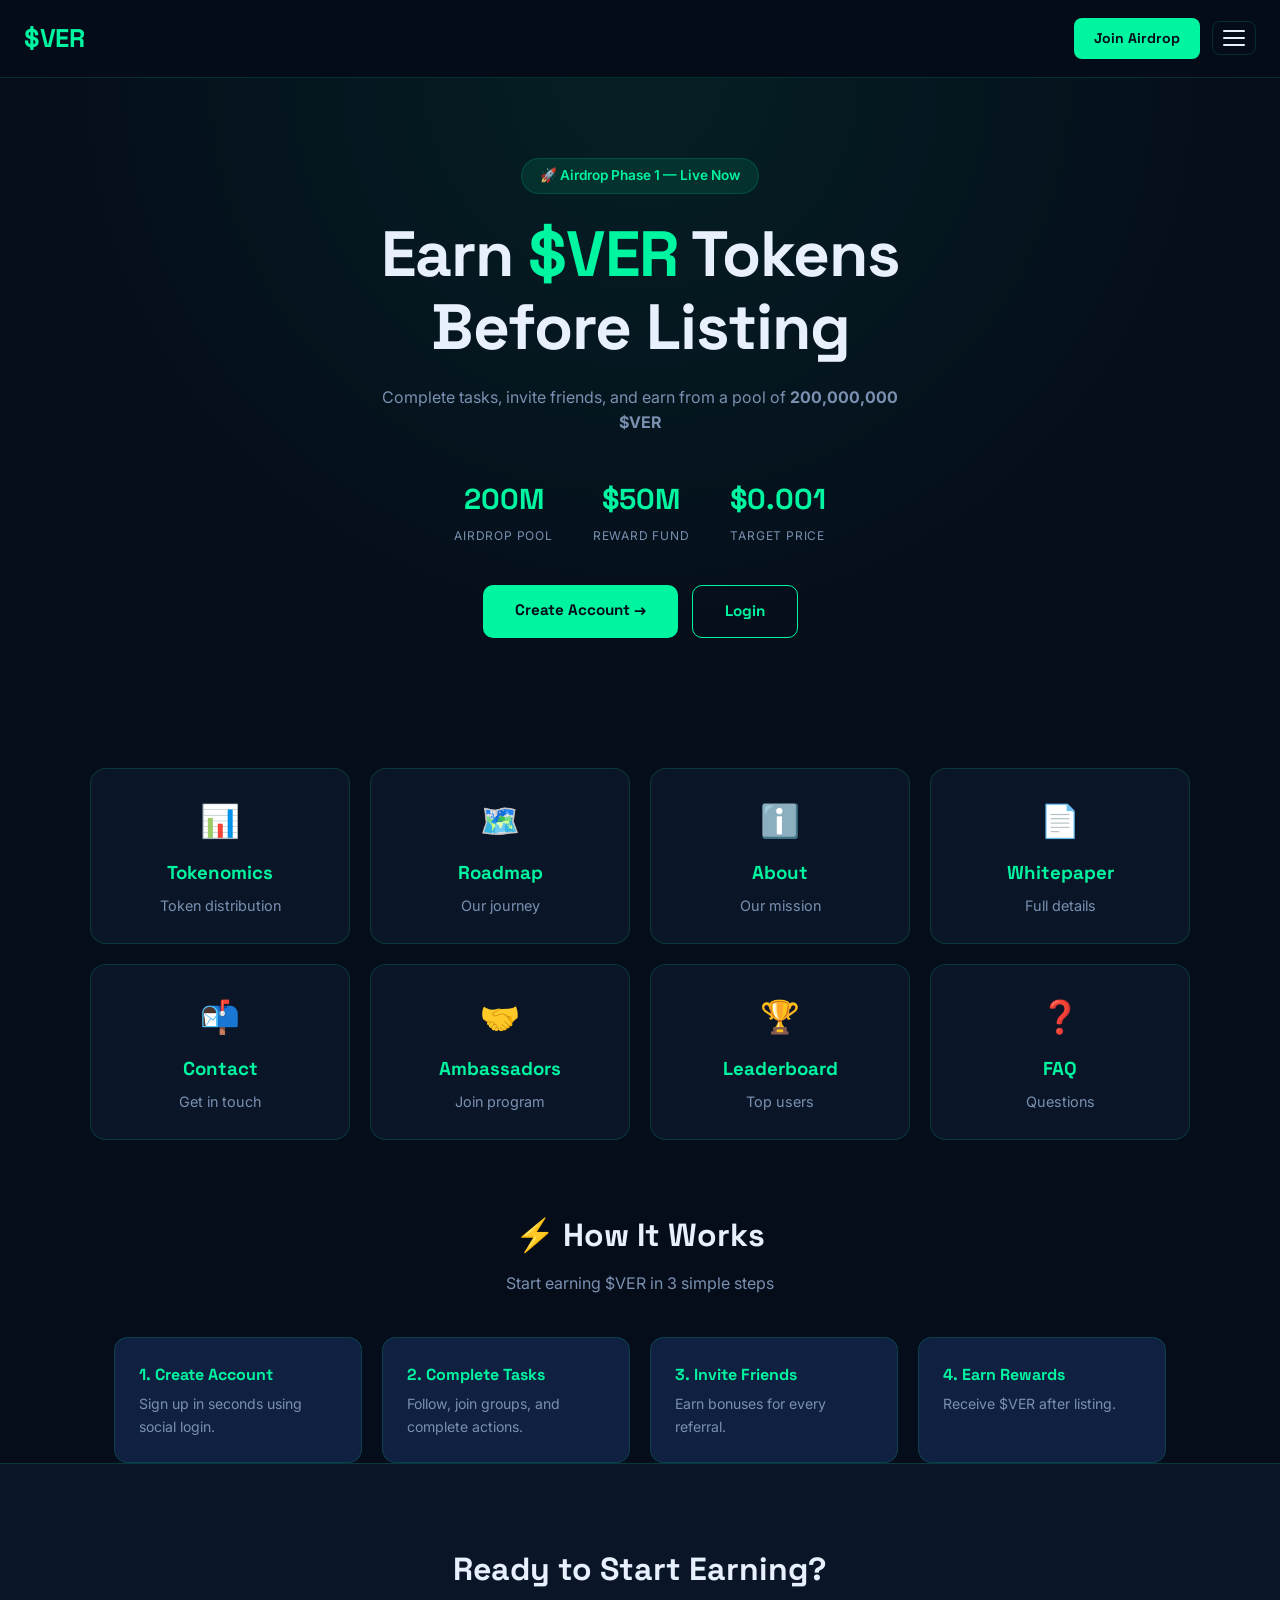
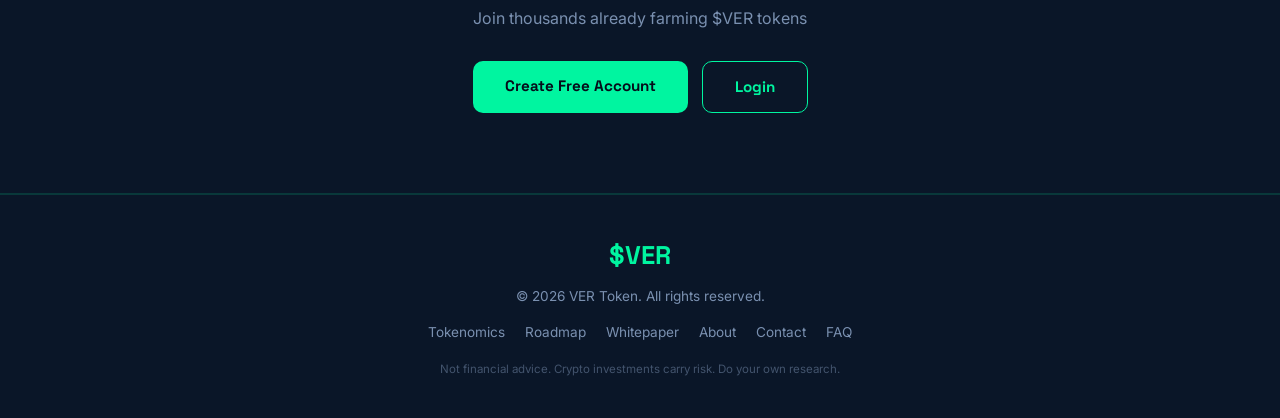
<file: index.html>
<!DOCTYPE html>
<html lang="en">

<head>
  <meta charset="UTF-8" />
  <meta name="viewport" content="width=device-width, initial-scale=1.0" />

  <title>$VER Token — Official Airdrop</title>

  <meta name="description" content="$VER Token Official Airdrop - Earn rewards by completing tasks and referrals">

  <link rel="stylesheet" href="css/style.css" />

  <link href="https://fonts.googleapis.com/css2?family=Space+Grotesk:wght@400;600;700&family=Inter:wght@400;500&display=swap" rel="stylesheet">
</head>

<body>

  <!-- ================= NAVBAR ================= -->
  <nav class="navbar">
    <a href="index.html" class="nav-logo">$VER</a>

    <div class="nav-actions">
      <a href="register.html" class="btn-nav">Join Airdrop</a>

      <button class="hamburger" onclick="toggleMenu()" aria-label="Menu">
        <span></span><span></span><span></span>
      </button>
    </div>
  </nav>

  <!-- ================= SIDE MENU (FULL NAVIGATION) ================= -->
  <div class="menu-overlay" id="menu-overlay" onclick="toggleMenu()"></div>

  <aside class="side-menu" id="side-menu">

    <div class="side-menu-header">
      <div class="side-logo">$VER</div>
      <button class="close-menu" onclick="toggleMenu()">✕</button>
    </div>

    <ul class="side-links">

  <!-- CORE PAGES -->
  <li><a href="index.html">🏠 Home</a></li>
  <li><a href="dashboard.html">📊 Dashboard</a></li>
  <li><a href="about.html">ℹ️ About $VER</a></li>
  <li><a href="roadmap.html">🗺️ Roadmap</a></li>
  <li><a href="tokenomics.html">📈 Tokenomics</a></li>
  <li><a href="whitepaper.html">📄 Whitepaper</a></li>

  <li class="menu-divider"></li>

  <!-- COMMUNITY -->
  <li><a href="ambassadors.html">🤝 Ambassadors</a></li>
  <li>
  <a href="#" onclick="alert('🏆 Leaderboard will be available after launch.'); return false;">
    🏆 Leaderboard (Coming Soon)
  </a>
  </li>
  <li><a href="faq.html">❓ FAQ</a></li>

  <li class="menu-divider"></li>

  <!-- CONTACT -->
  <li><a href="contact.html">📬 Contact</a></li>

  <li class="menu-divider"></li>

  <!-- CALL TO ACTION -->
  <li><a href="register.html" class="menu-cta">🚀 Join Airdrop Now</a></li>

</ul>

  </aside>

  <!-- ================= HERO ================= -->
  <header class="hero">

    <div class="hero-badge">🚀 Airdrop Phase 1 — Live Now</div>

    <h1>
      Earn <span class="highlight">$VER</span> Tokens<br />
      Before Listing
    </h1>

    <p class="hero-sub">
      Complete tasks, invite friends, and earn from a pool of
      <strong>200,000,000 $VER</strong>
    </p>

    <div class="hero-stats">

      <div class="stat">
        <span class="stat-num">200M</span>
        <span class="stat-label">Airdrop Pool</span>
      </div>

      <div class="stat">
        <span class="stat-num">$50M</span>
        <span class="stat-label">Reward Fund</span>
      </div>

      <div class="stat">
        <span class="stat-num">$0.001</span>
        <span class="stat-label">Target Price</span>
      </div>

    </div>

    <div class="hero-btns">
      <a href="register.html" class="btn-primary">Create Account →</a>
      <a href="login.html" class="btn-secondary">Login</a>
    </div>

  </header>

  <!-- ================= QUICK LINKS ================= -->
  <section class="container quick-links">

    <a href="tokenomics.html" class="token-card">
      <div class="icon">📊</div>
      <h3>Tokenomics</h3>
      <p>Token distribution</p>
    </a>

    <a href="roadmap.html" class="token-card">
      <div class="icon">🗺️</div>
      <h3>Roadmap</h3>
      <p>Our journey</p>
    </a>

    <a href="about.html" class="token-card">
      <div class="icon">ℹ️</div>
      <h3>About</h3>
      <p>Our mission</p>
    </a>

    <a href="whitepaper.html" class="token-card">
      <div class="icon">📄</div>
      <h3>Whitepaper</h3>
      <p>Full details</p>
    </a>

    <a href="contact.html" class="token-card">
      <div class="icon">📬</div>
      <h3>Contact</h3>
      <p>Get in touch</p>
    </a>

    <a href="ambassadors.html" class="token-card">
      <div class="icon">🤝</div>
      <h3>Ambassadors</h3>
      <p>Join program</p>
    </a>

    <a href="leaderboard.html" class="token-card">
      <div class="icon">🏆</div>
      <h3>Leaderboard</h3>
      <p>Top users</p>
    </a>

    <a href="faq.html" class="token-card">
      <div class="icon">❓</div>
      <h3>FAQ</h3>
      <p>Questions</p>
    </a>

  </section>

  <!-- ================= HOW IT WORKS ================= -->
  <section class="container">

    <div class="section-header">
      <h2>⚡ How It Works</h2>
      <p>Start earning $VER in 3 simple steps</p>
    </div>

    <div class="grid-4">

      <div class="card">
        <h3>1. Create Account</h3>
        <p>Sign up in seconds using social login.</p>
      </div>

      <div class="card">
        <h3>2. Complete Tasks</h3>
        <p>Follow, join groups, and complete actions.</p>
      </div>

      <div class="card">
        <h3>3. Invite Friends</h3>
        <p>Earn bonuses for every referral.</p>
      </div>

      <div class="card">
        <h3>4. Earn Rewards</h3>
        <p>Receive $VER after listing.</p>
      </div>

    </div>

  </section>

  <!-- ================= CTA ================= -->
  <section class="cta">

    <h2>Ready to Start Earning?</h2>
    <p>Join thousands already farming $VER tokens</p>

    <div class="hero-btns">
      <a href="register.html" class="btn-primary">Create Free Account</a>
      <a href="login.html" class="btn-secondary">Login</a>
    </div>

  </section>

  <!-- ================= FOOTER ================= -->
  <footer class="footer">

    <div class="footer-logo">$VER</div>

    <p>© 2026 VER Token. All rights reserved.</p>

    <div class="footer-links">
      <a href="tokenomics.html">Tokenomics</a>
      <a href="roadmap.html">Roadmap</a>
      <a href="whitepaper.html">Whitepaper</a>
      <a href="about.html">About</a>
      <a href="contact.html">Contact</a>
      <a href="faq.html">FAQ</a>
    </div>

    <p class="disclaimer">
      Not financial advice. Crypto investments carry risk. Do your own research.
    </p>

  </footer>

  <!-- ================= SCRIPT ================= -->
  <script>
    function toggleMenu() {
      document.getElementById("side-menu").classList.toggle("open");
      document.getElementById("menu-overlay").classList.toggle("open");
      document.body.classList.toggle("no-scroll");
    }
  </script>

</body>
      </html>
</file>
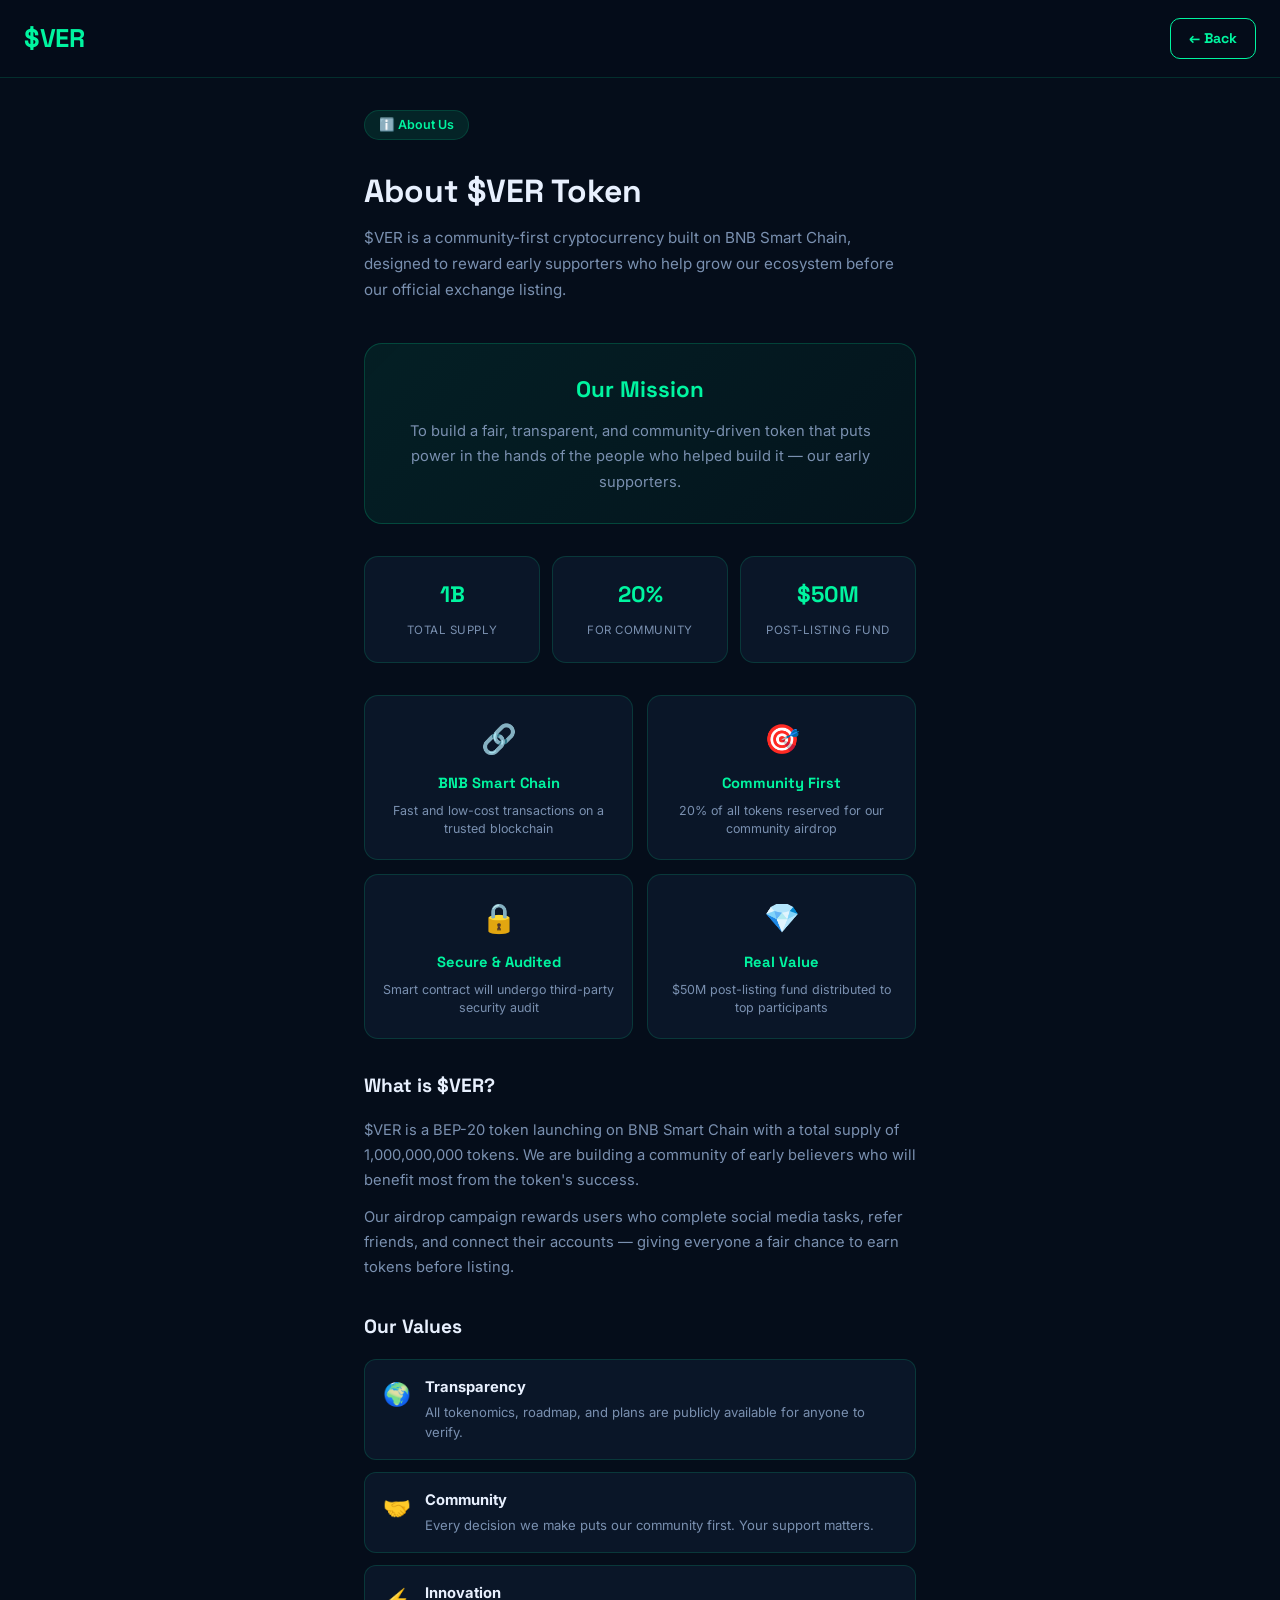
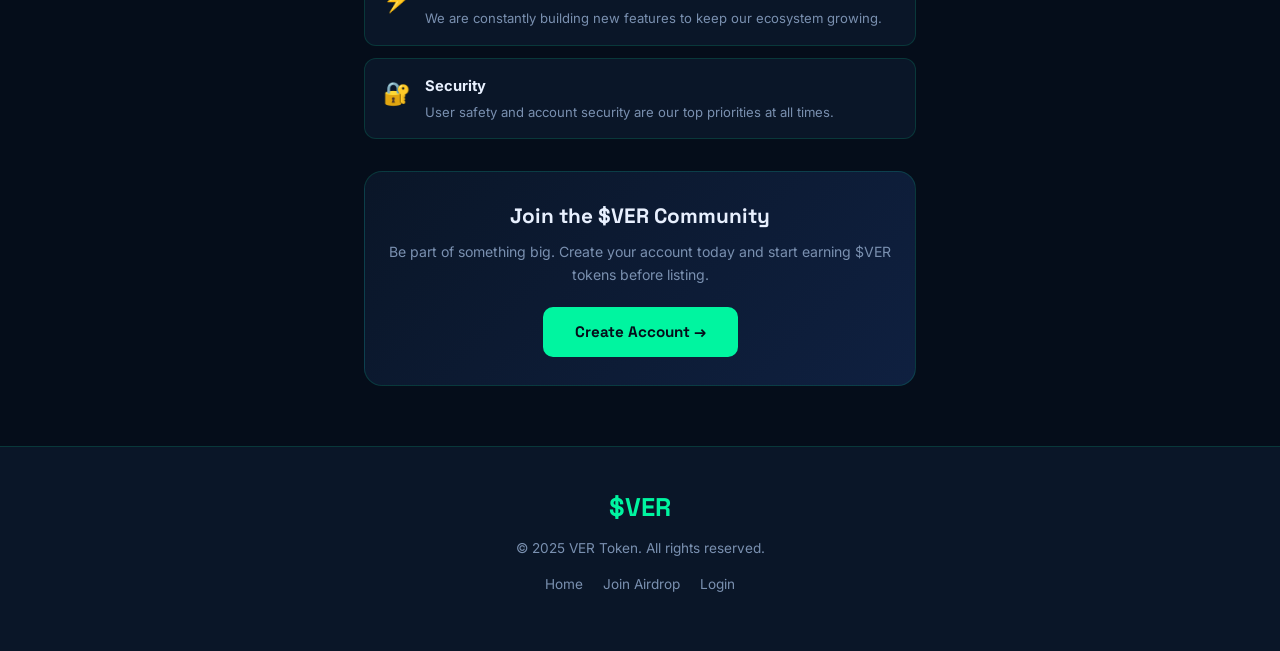
<file: about.html>
<!DOCTYPE html>
<html lang="en">
<head>
  <meta charset="UTF-8"/>
  <meta name="viewport" content="width=device-width, initial-scale=1.0"/>
  <title>$VER — About Us</title>
  <link rel="stylesheet" href="css/style.css"/>
  <link href="https://fonts.googleapis.com/css2?family=Space+Grotesk:wght@400;600;700&family=Inter:wght@400;500&display=swap" rel="stylesheet"/>
  <style>
    .inner-page {
      min-height: 100vh;
      padding: 32px 24px 60px;
      max-width: 600px;
      margin: 0 auto;
    }

    .inner-page h1 {
      font-size: 2rem;
      margin: 12px 0 8px;
    }

    .inner-page .lead {
      color: var(--text-muted);
      font-size: 0.95rem;
      margin-bottom: 40px;
      line-height: 1.7;
    }

    .about-mission {
      background: linear-gradient(135deg, rgba(0,245,160,0.08), rgba(0,201,122,0.04));
      border: 1px solid rgba(0,245,160,0.2);
      border-radius: 18px;
      padding: 28px 24px;
      margin-bottom: 32px;
      text-align: center;
    }

    .about-mission h2 {
      font-size: 1.4rem;
      color: var(--primary);
      margin-bottom: 12px;
    }

    .about-mission p {
      color: var(--text-muted);
      font-size: 0.92rem;
      line-height: 1.7;
    }

    .about-cards {
      display: grid;
      grid-template-columns: 1fr 1fr;
      gap: 14px;
      margin-bottom: 32px;
    }

    .about-card {
      background: var(--bg2);
      border: 1px solid var(--border);
      border-radius: 14px;
      padding: 20px 16px;
      text-align: center;
    }

    .about-card-icon {
      font-size: 1.8rem;
      margin-bottom: 10px;
    }

    .about-card h3 {
      font-size: 0.92rem;
      margin-bottom: 6px;
      color: var(--primary);
    }

    .about-card p {
      font-size: 0.78rem;
      color: var(--text-muted);
      line-height: 1.5;
    }

    .about-section {
      margin-bottom: 32px;
    }

    .about-section h2 {
      font-size: 1.2rem;
      margin-bottom: 16px;
      color: var(--text);
    }

    .about-section p {
      color: var(--text-muted);
      font-size: 0.92rem;
      line-height: 1.7;
      margin-bottom: 12px;
    }

    .values-list {
      display: flex;
      flex-direction: column;
      gap: 12px;
    }

    .value-item {
      display: flex;
      align-items: flex-start;
      gap: 14px;
      background: var(--bg2);
      border: 1px solid var(--border);
      border-radius: 12px;
      padding: 16px 18px;
    }

    .value-icon {
      font-size: 1.4rem;
      flex-shrink: 0;
    }

    .value-info strong {
      display: block;
      font-size: 0.92rem;
      margin-bottom: 4px;
      color: var(--text);
    }

    .value-info p {
      font-size: 0.82rem;
      color: var(--text-muted);
      line-height: 1.5;
      margin: 0;
    }

    .stats-row {
      display: grid;
      grid-template-columns: repeat(3, 1fr);
      gap: 12px;
      margin-bottom: 32px;
    }

    .stat-box {
      background: var(--bg2);
      border: 1px solid var(--border);
      border-radius: 14px;
      padding: 20px 12px;
      text-align: center;
    }

    .stat-box-num {
      font-family: 'Space Grotesk', sans-serif;
      font-size: 1.4rem;
      font-weight: 700;
      color: var(--primary);
      display: block;
      margin-bottom: 4px;
    }

    .stat-box-label {
      font-size: 0.72rem;
      color: var(--text-muted);
      text-transform: uppercase;
      letter-spacing: 0.5px;
    }

    .cta-section {
      background: linear-gradient(135deg, var(--bg2), var(--bg3));
      border: 1px solid var(--border);
      border-radius: 18px;
      padding: 28px 24px;
      text-align: center;
    }

    .cta-section h2 {
      font-size: 1.3rem;
      margin-bottom: 8px;
    }

    .cta-section p {
      color: var(--text-muted);
      font-size: 0.88rem;
      margin-bottom: 20px;
    }
  </style>
</head>
<body>

  <nav class="navbar">
    <a href="index.html" class="nav-logo">$VER</a>
    <a href="index.html" class="btn-secondary" style="padding:8px 18px;font-size:0.88rem;">← Back</a>
  </nav>

  <div class="inner-page">
    <div class="section-tag">ℹ️ About Us</div>
    <h1>About $VER Token</h1>
    <p class="lead">$VER is a community-first cryptocurrency built on BNB Smart Chain, designed to reward early supporters who help grow our ecosystem before our official exchange listing.</p>

    <!-- MISSION -->
    <div class="about-mission">
      <h2>Our Mission</h2>
      <p>To build a fair, transparent, and community-driven token that puts power in the hands of the people who helped build it — our early supporters.</p>
    </div>

    <!-- STATS -->
    <div class="stats-row">
      <div class="stat-box">
        <span class="stat-box-num">1B</span>
        <span class="stat-box-label">Total Supply</span>
      </div>
      <div class="stat-box">
        <span class="stat-box-num">20%</span>
        <span class="stat-box-label">For Community</span>
      </div>
      <div class="stat-box">
        <span class="stat-box-num">$50M</span>
        <span class="stat-box-label">Post-Listing Fund</span>
      </div>
    </div>

    <!-- CARDS -->
    <div class="about-cards">
      <div class="about-card">
        <div class="about-card-icon">🔗</div>
        <h3>BNB Smart Chain</h3>
        <p>Fast and low-cost transactions on a trusted blockchain</p>
      </div>
      <div class="about-card">
        <div class="about-card-icon">🎯</div>
        <h3>Community First</h3>
        <p>20% of all tokens reserved for our community airdrop</p>
      </div>
      <div class="about-card">
        <div class="about-card-icon">🔒</div>
        <h3>Secure & Audited</h3>
        <p>Smart contract will undergo third-party security audit</p>
      </div>
      <div class="about-card">
        <div class="about-card-icon">💎</div>
        <h3>Real Value</h3>
        <p>$50M post-listing fund distributed to top participants</p>
      </div>
    </div>

    <!-- WHAT IS VER -->
    <div class="about-section">
      <h2>What is $VER?</h2>
      <p>$VER is a BEP-20 token launching on BNB Smart Chain with a total supply of 1,000,000,000 tokens. We are building a community of early believers who will benefit most from the token's success.</p>
      <p>Our airdrop campaign rewards users who complete social media tasks, refer friends, and connect their accounts — giving everyone a fair chance to earn tokens before listing.</p>
    </div>

    <!-- VALUES -->
    <div class="about-section">
      <h2>Our Values</h2>
      <div class="values-list">
        <div class="value-item">
          <div class="value-icon">🌍</div>
          <div class="value-info">
            <strong>Transparency</strong>
            <p>All tokenomics, roadmap, and plans are publicly available for anyone to verify.</p>
          </div>
        </div>
        <div class="value-item">
          <div class="value-icon">🤝</div>
          <div class="value-info">
            <strong>Community</strong>
            <p>Every decision we make puts our community first. Your support matters.</p>
          </div>
        </div>
        <div class="value-item">
          <div class="value-icon">⚡</div>
          <div class="value-info">
            <strong>Innovation</strong>
            <p>We are constantly building new features to keep our ecosystem growing.</p>
          </div>
        </div>
        <div class="value-item">
          <div class="value-icon">🔐</div>
          <div class="value-info">
            <strong>Security</strong>
            <p>User safety and account security are our top priorities at all times.</p>
          </div>
        </div>
      </div>
    </div>

    <!-- CTA -->
    <div class="cta-section">
      <h2>Join the $VER Community</h2>
      <p>Be part of something big. Create your account today and start earning $VER tokens before listing.</p>
      <a href="register.html" class="btn-primary">Create Account →</a>
    </div>

  </div>

  <footer class="footer">
    <div class="footer-logo">$VER</div>
    <p>© 2025 VER Token. All rights reserved.</p>
    <div class="footer-links">
      <a href="index.html">Home</a>
      <a href="register.html">Join Airdrop</a>
      <a href="login.html">Login</a>
    </div>
  </footer>

</body>
</html>
</file>
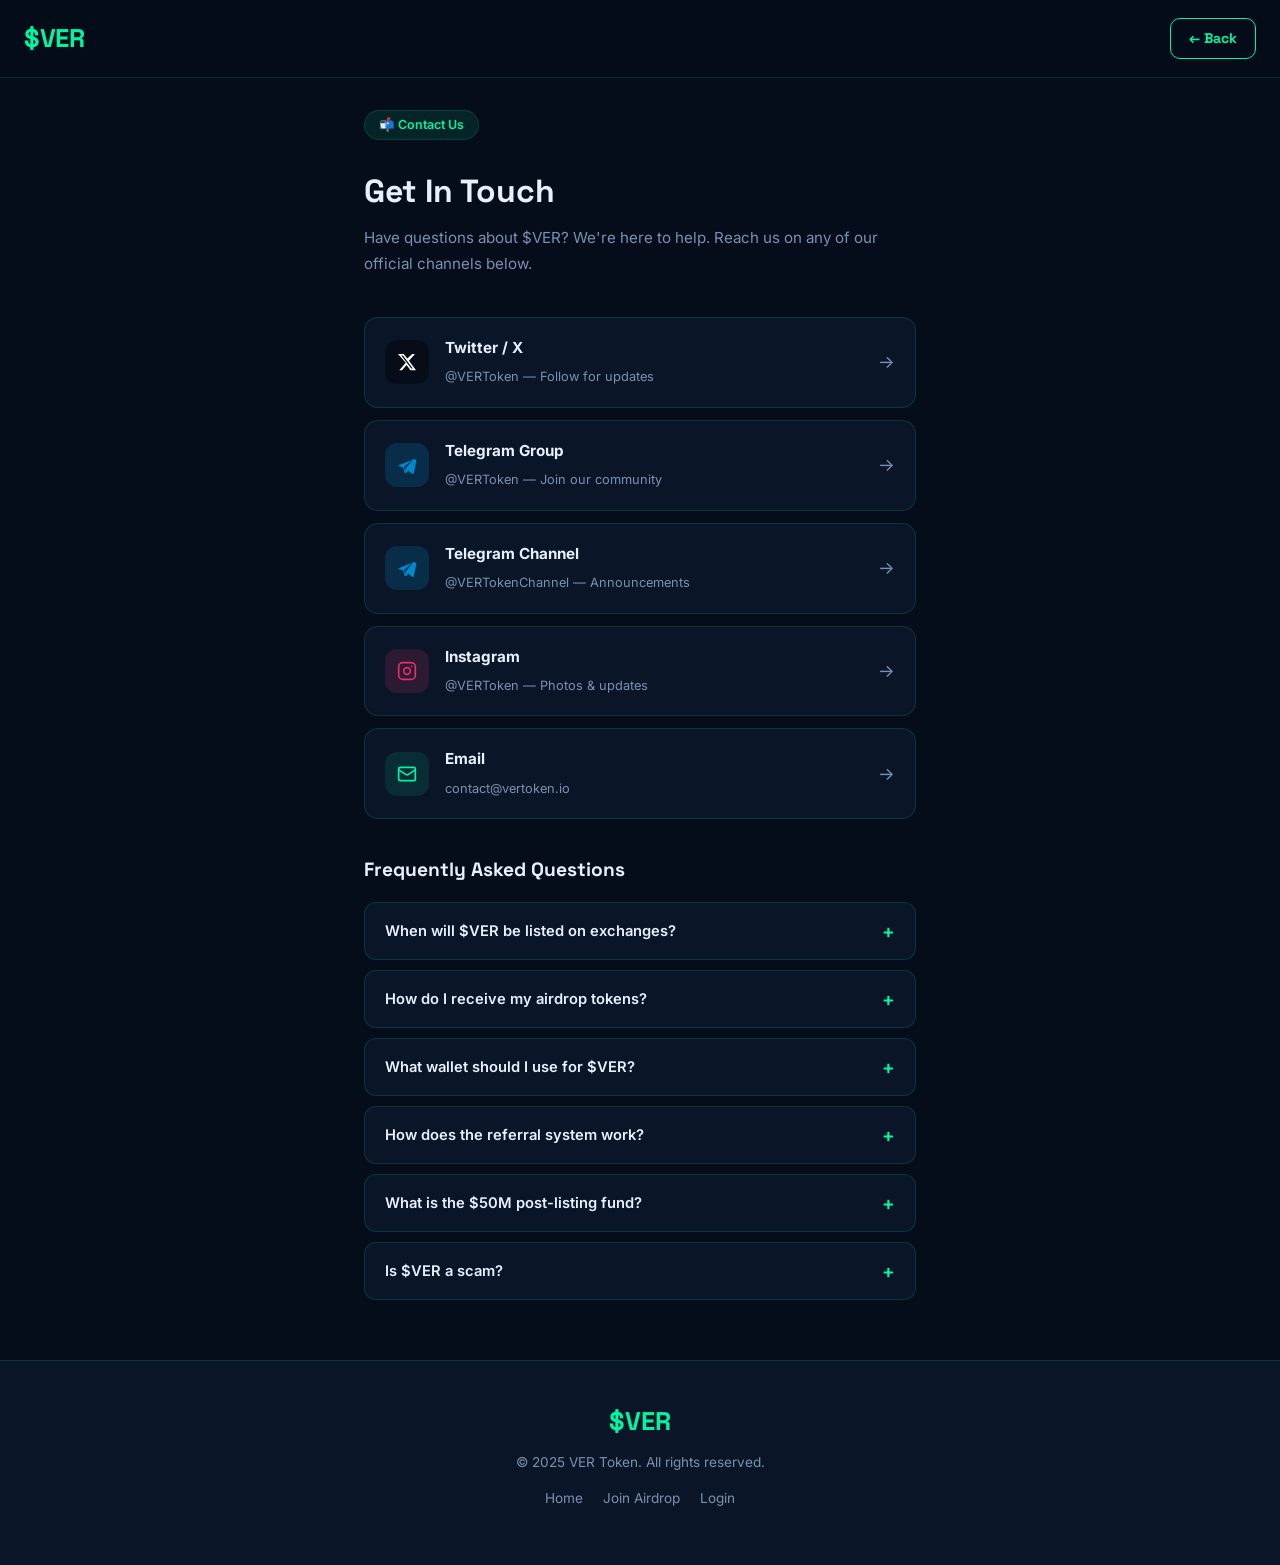
<file: contact.html>
<!DOCTYPE html>
<html lang="en">
<head>
  <meta charset="UTF-8"/>
  <meta name="viewport" content="width=device-width, initial-scale=1.0"/>
  <title>$VER — Contact Us</title>
  <link rel="stylesheet" href="css/style.css"/>
  <link href="https://fonts.googleapis.com/css2?family=Space+Grotesk:wght@400;600;700&family=Inter:wght@400;500&display=swap" rel="stylesheet"/>
  <style>
    .inner-page {
      min-height: 100vh;
      padding: 32px 24px 60px;
      max-width: 600px;
      margin: 0 auto;
    }

    .inner-page h1 {
      font-size: 2rem;
      margin: 12px 0 8px;
    }

    .inner-page .lead {
      color: var(--text-muted);
      font-size: 0.95rem;
      margin-bottom: 40px;
      line-height: 1.7;
    }

    .contact-channels {
      display: flex;
      flex-direction: column;
      gap: 12px;
      margin-bottom: 36px;
    }

    .contact-channel {
      display: flex;
      align-items: center;
      gap: 16px;
      background: var(--bg2);
      border: 1px solid var(--border);
      border-radius: 14px;
      padding: 18px 20px;
      text-decoration: none;
      transition: all 0.2s;
    }

    .contact-channel:hover {
      border-color: var(--primary);
      transform: translateX(4px);
    }

    .channel-icon {
      width: 44px;
      height: 44px;
      border-radius: 12px;
      display: flex;
      align-items: center;
      justify-content: center;
      font-size: 1.3rem;
      flex-shrink: 0;
    }

    .channel-info { flex: 1; }

    .channel-name {
      display: block;
      font-weight: 700;
      font-size: 0.95rem;
      color: var(--text);
      margin-bottom: 3px;
    }

    .channel-handle {
      font-size: 0.8rem;
      color: var(--text-muted);
    }

    .channel-arrow {
      color: var(--text-muted);
      font-size: 1.1rem;
    }

    .contact-form-section {
      background: var(--bg2);
      border: 1px solid var(--border);
      border-radius: 18px;
      padding: 28px 24px;
      margin-bottom: 32px;
    }

    .contact-form-section h2 {
      font-size: 1.2rem;
      margin-bottom: 6px;
    }

    .contact-form-section p {
      color: var(--text-muted);
      font-size: 0.88rem;
      margin-bottom: 24px;
    }

    .contact-form-section textarea {
      width: 100%;
      background: var(--bg3);
      border: 1px solid var(--border);
      border-radius: 10px;
      padding: 13px 16px;
      color: var(--text);
      font-size: 0.92rem;
      font-family: 'Inter', sans-serif;
      outline: none;
      resize: vertical;
      min-height: 120px;
      transition: border-color 0.2s;
      margin-bottom: 14px;
    }

    .contact-form-section textarea:focus {
      border-color: var(--primary);
    }

    .contact-form-section textarea::placeholder {
      color: var(--text-muted);
      opacity: 0.6;
    }

    .faq-section h2 {
      font-size: 1.2rem;
      margin-bottom: 16px;
    }

    .faq-list {
      display: flex;
      flex-direction: column;
      gap: 10px;
    }

    .faq-item {
      background: var(--bg2);
      border: 1px solid var(--border);
      border-radius: 12px;
      overflow: hidden;
    }

    .faq-question {
      width: 100%;
      background: transparent;
      border: none;
      padding: 16px 20px;
      text-align: left;
      color: var(--text);
      font-size: 0.92rem;
      font-weight: 600;
      cursor: pointer;
      display: flex;
      justify-content: space-between;
      align-items: center;
      font-family: 'Inter', sans-serif;
    }

    .faq-question:after {
      content: '+';
      font-size: 1.2rem;
      color: var(--primary);
      flex-shrink: 0;
    }

    .faq-question.open:after { content: '−'; }

    .faq-answer {
      display: none;
      padding: 0 20px 16px;
      color: var(--text-muted);
      font-size: 0.85rem;
      line-height: 1.6;
    }

    .faq-answer.open { display: block; }
  </style>
</head>
<body>

  <nav class="navbar">
    <a href="index.html" class="nav-logo">$VER</a>
    <a href="index.html" class="btn-secondary" style="padding:8px 18px;font-size:0.88rem;">← Back</a>
  </nav>

  <div class="inner-page">
    <div class="section-tag">📬 Contact Us</div>
    <h1>Get In Touch</h1>
    <p class="lead">Have questions about $VER? We're here to help. Reach us on any of our official channels below.</p>

    <!-- CHANNELS -->
    <div class="contact-channels">
      <a href="https://twitter.com/VERToken" target="_blank" class="contact-channel">
        <div class="channel-icon" style="background:rgba(0,0,0,0.4);">
          <svg width="20" height="20" viewBox="0 0 24 24" fill="white"><path d="M18.244 2.25h3.308l-7.227 8.26 8.502 11.24H16.17l-4.714-6.231-5.401 6.231H2.744l7.737-8.835L1.254 2.25H8.08l4.253 5.622zm-1.161 17.52h1.833L7.084 4.126H5.117z"/></svg>
        </div>
        <div class="channel-info">
          <span class="channel-name">Twitter / X</span>
          <span class="channel-handle">@VERToken — Follow for updates</span>
        </div>
        <span class="channel-arrow">→</span>
      </a>

      <a href="https://t.me/VERToken" target="_blank" class="contact-channel">
        <div class="channel-icon" style="background:rgba(0,136,204,0.2);">
          <svg width="20" height="20" viewBox="0 0 24 24" fill="#0088cc"><path d="M21.5 4.5L2.7 12.1c-1.2.5-1.2 1.2-.2 1.5l4.8 1.5 1.8 5.8c.2.7.5.9 1.1.9.4 0 .6-.2.9-.5l2.4-2.3 4.9 3.6c.9.5 1.5.2 1.7-.8l3.1-14.5c.3-1.3-.4-1.9-1.7-1.3zM8.3 14.8l9.4-8.5c.4-.4.8-.2.5.3l-7.9 9.5-.3 3.5z"/></svg>
        </div>
        <div class="channel-info">
          <span class="channel-name">Telegram Group</span>
          <span class="channel-handle">@VERToken — Join our community</span>
        </div>
        <span class="channel-arrow">→</span>
      </a>

      <a href="https://t.me/VERTokenChannel" target="_blank" class="contact-channel">
        <div class="channel-icon" style="background:rgba(0,136,204,0.2);">
          <svg width="20" height="20" viewBox="0 0 24 24" fill="#0088cc"><path d="M21.5 4.5L2.7 12.1c-1.2.5-1.2 1.2-.2 1.5l4.8 1.5 1.8 5.8c.2.7.5.9 1.1.9.4 0 .6-.2.9-.5l2.4-2.3 4.9 3.6c.9.5 1.5.2 1.7-.8l3.1-14.5c.3-1.3-.4-1.9-1.7-1.3zM8.3 14.8l9.4-8.5c.4-.4.8-.2.5.3l-7.9 9.5-.3 3.5z"/></svg>
        </div>
        <div class="channel-info">
          <span class="channel-name">Telegram Channel</span>
          <span class="channel-handle">@VERTokenChannel — Announcements</span>
        </div>
        <span class="channel-arrow">→</span>
      </a>

      <a href="https://instagram.com/VERToken" target="_blank" class="contact-channel">
        <div class="channel-icon" style="background:rgba(225,48,108,0.15);">
          <svg width="20" height="20" viewBox="0 0 24 24" fill="none" stroke="#e1306c" stroke-width="2"><rect x="2" y="2" width="20" height="20" rx="5"/><circle cx="12" cy="12" r="4"/><circle cx="17.5" cy="6.5" r="1" fill="#e1306c" stroke="none"/></svg>
        </div>
        <div class="channel-info">
          <span class="channel-name">Instagram</span>
          <span class="channel-handle">@VERToken — Photos & updates</span>
        </div>
        <span class="channel-arrow">→</span>
      </a>

      <a href="mailto:contact@vertoken.io" class="contact-channel">
        <div class="channel-icon" style="background:rgba(0,245,160,0.1);">
          <svg width="20" height="20" viewBox="0 0 24 24" fill="none" stroke="var(--primary)" stroke-width="2"><rect x="2" y="4" width="20" height="16" rx="2"/><path d="m22 7-8.97 5.7a1.94 1.94 0 0 1-2.06 0L2 7"/></svg>
        </div>
        <div class="channel-info">
          <span class="channel-name">Email</span>
          <span class="channel-handle">contact@vertoken.io</span>
        </div>
        <span class="channel-arrow">→</span>
      </a>
    </div>

    <!-- FAQ -->
    <div class="faq-section">
      <h2>Frequently Asked Questions</h2>
      <div class="faq-list">

        <div class="faq-item">
          <button class="faq-question" onclick="toggleFaq(this)">
            When will $VER be listed on exchanges?
          </button>
          <div class="faq-answer">
            $VER is planned for exchange listing in Q1 2026. Follow our official channels for the most up-to-date listing announcements.
          </div>
        </div>

        <div class="faq-item">
          <button class="faq-question" onclick="toggleFaq(this)">
            How do I receive my airdrop tokens?
          </button>
          <div class="faq-answer">
            Tokens will be automatically sent to your registered BEP-20 wallet address after the exchange listing. Make sure your wallet address is correct in your profile.
          </div>
        </div>

        <div class="faq-item">
          <button class="faq-question" onclick="toggleFaq(this)">
            What wallet should I use for $VER?
          </button>
          <div class="faq-answer">
            We recommend Trust Wallet or MetaMask configured for BNB Smart Chain. Your wallet address must start with "0x" and be 42 characters long.
          </div>
        </div>

        <div class="faq-item">
          <button class="faq-question" onclick="toggleFaq(this)">
            How does the referral system work?
          </button>
          <div class="faq-answer">
            Share your unique referral link with friends. When they register and complete tasks, you automatically earn bonus $VER. The more friends you refer, the higher your tier and rewards.
          </div>
        </div>

        <div class="faq-item">
          <button class="faq-question" onclick="toggleFaq(this)">
            What is the $50M post-listing fund?
          </button>
          <div class="faq-answer">
            After $VER is listed on exchanges, $50,000,000 USD worth of funds will be distributed to top airdrop participants based on their tier and total $VER earned.
          </div>
        </div>

        <div class="faq-item">
          <button class="faq-question" onclick="toggleFaq(this)">
            Is $VER a scam?
          </button>
          <div class="faq-answer">
            $VER is a legitimate community-first token project. All tokenomics, roadmap, and plans are publicly available. We never ask for any payment to participate in the airdrop. Always do your own research.
          </div>
        </div>

      </div>
    </div>

  </div>

  <footer class="footer">
    <div class="footer-logo">$VER</div>
    <p>© 2025 VER Token. All rights reserved.</p>
    <div class="footer-links">
      <a href="index.html">Home</a>
      <a href="register.html">Join Airdrop</a>
      <a href="login.html">Login</a>
    </div>
  </footer>

  <script>
    function toggleFaq(btn) {
      const answer = btn.nextElementSibling;
      const isOpen = answer.classList.contains('open');
      document.querySelectorAll('.faq-answer').forEach(a => a.classList.remove('open'));
      document.querySelectorAll('.faq-question').forEach(q => q.classList.remove('open'));
      if (!isOpen) {
        answer.classList.add('open');
        btn.classList.add('open');
      }
    }
  </script>

</body>
  </html>
</file>
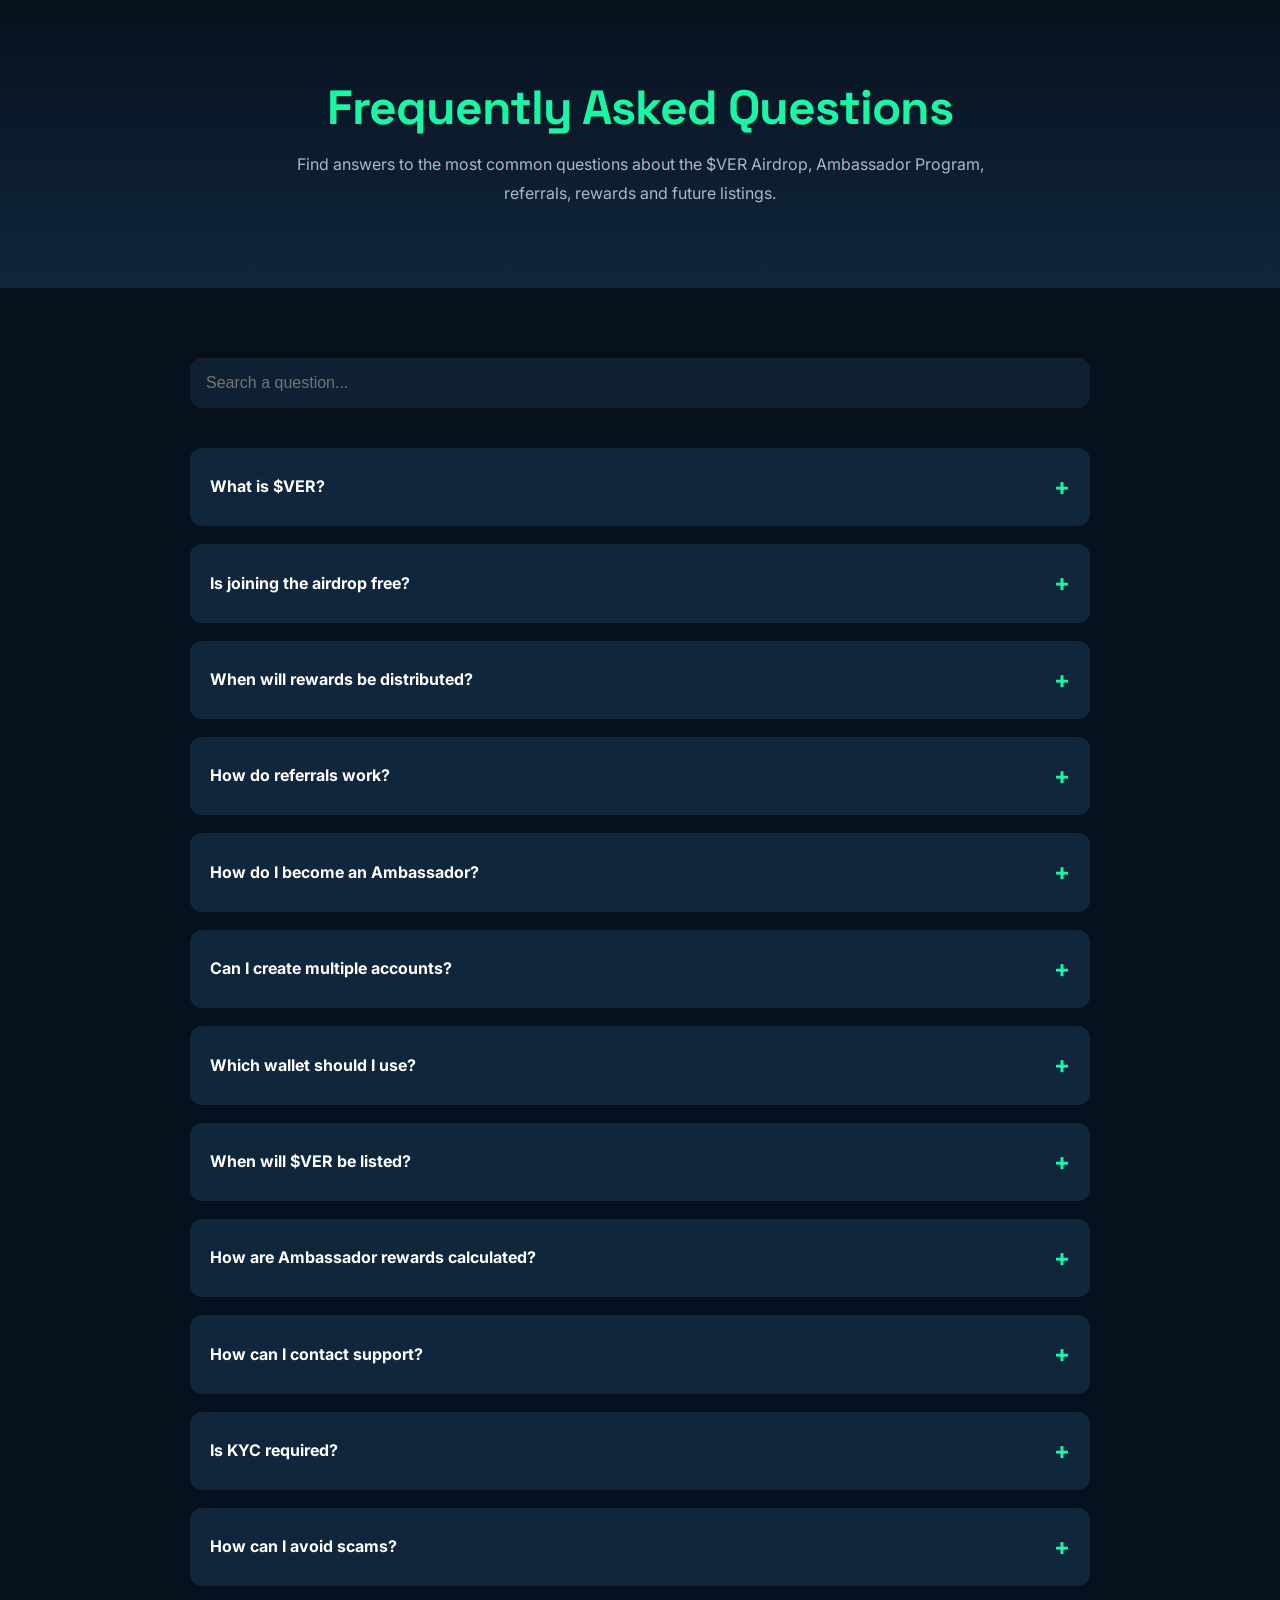
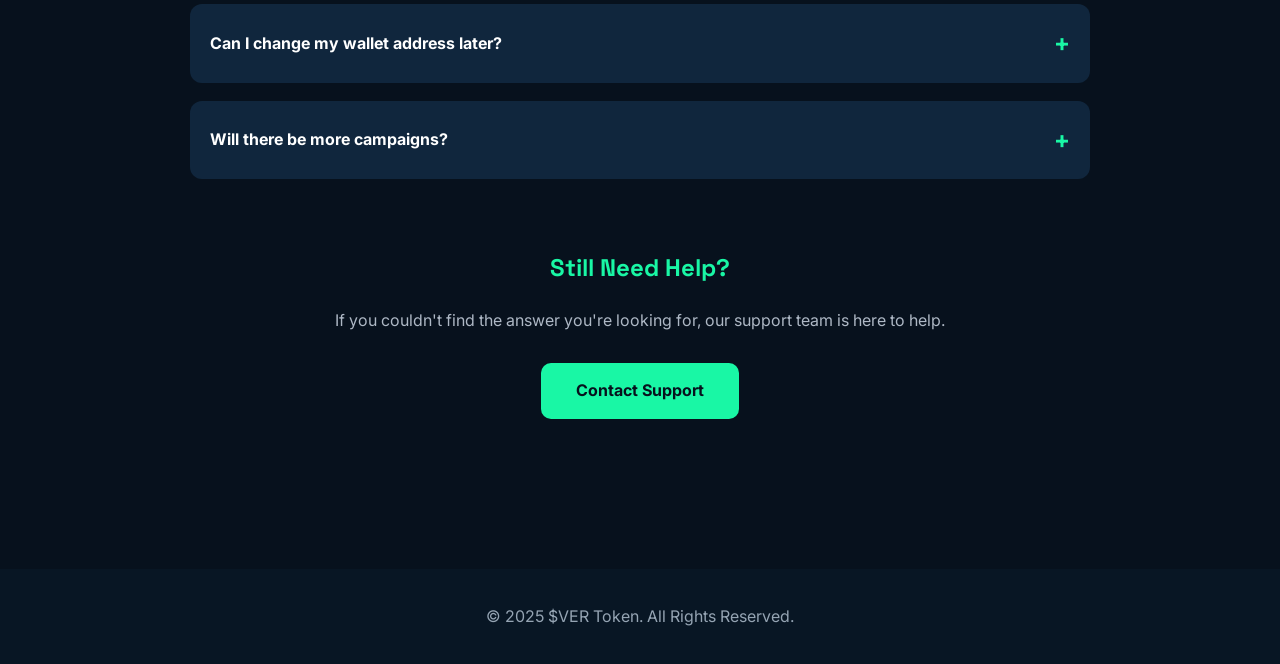
<file: faq.html>
<!DOCTYPE html>
<html lang="en">
<head>
<meta charset="UTF-8">
<meta name="viewport" content="width=device-width, initial-scale=1.0">

<title>$VER FAQ</title>

<link rel="stylesheet" href="css/style.css">

<link href="https://fonts.googleapis.com/css2?family=Space+Grotesk:wght@400;600;700&family=Inter:wght@400;500&display=swap" rel="stylesheet">

<style>

:root{
--primary:#19f7a5;
--bg:#07111d;
--card:#10263d;
--text:#fff;
--muted:#aeb8c5;
}

*{
margin:0;
padding:0;
box-sizing:border-box;
}

body{
background:var(--bg);
font-family:'Inter',sans-serif;
color:var(--text);
}

.hero{
padding:80px 20px;
text-align:center;
background:linear-gradient(180deg,#07111d,#10263d);
}

.hero h1{
font-size:3rem;
color:var(--primary);
font-family:'Space Grotesk',sans-serif;
margin-bottom:15px;
}

.hero p{
max-width:700px;
margin:auto;
color:var(--muted);
line-height:1.8;
}

.container{
width:90%;
max-width:900px;
margin:auto;
padding:70px 0;
}

.search{
width:100%;
padding:16px;
border:none;
outline:none;
border-radius:12px;
background:#0f2033;
color:#fff;
margin-bottom:40px;
font-size:16px;
}

.faq-item{
background:var(--card);
margin-bottom:18px;
border-radius:12px;
overflow:hidden;
}

.faq-question{
padding:20px;
cursor:pointer;
display:flex;
justify-content:space-between;
align-items:center;
font-weight:bold;
}

.faq-question:hover{
background:#16324d;
}

.faq-answer{
display:none;
padding:20px;
border-top:1px solid rgba(255,255,255,.08);
color:var(--muted);
line-height:1.8;
}

.active .faq-answer{
display:block;
}

.plus{
font-size:24px;
color:var(--primary);
}

.support{
margin-top:70px;
text-align:center;
}

.support a{
display:inline-block;
padding:15px 35px;
background:var(--primary);
color:#07111d;
font-weight:bold;
text-decoration:none;
border-radius:10px;
}

footer{
margin-top:80px;
padding:35px;
background:#081624;
text-align:center;
color:#95a4b3;
}

</style>

</head>

<body>

<section class="hero">

<h1>Frequently Asked Questions</h1>

<p>

Find answers to the most common questions about the
$VER Airdrop, Ambassador Program, referrals,
rewards and future listings.

</p>

</section>

<div class="container">

<input
type="text"
class="search"
id="searchInput"
placeholder="Search a question..."
onkeyup="searchFAQ()">

<div class="faq-item">

<div class="faq-question" onclick="toggleFAQ(this)">

What is $VER?

<span class="plus">+</span>

</div>

<div class="faq-answer">

$VER is a community-driven Web3 ecosystem designed to reward users through airdrops, referrals, ambassador campaigns and future blockchain utilities.

</div>

</div>

<div class="faq-item">

<div class="faq-question" onclick="toggleFAQ(this)">

Is joining the airdrop free?

<span class="plus">+</span>

</div>

<div class="faq-answer">

Yes. Participation in the $VER airdrop is completely free.

</div>

</div>

<div class="faq-item">

<div class="faq-question" onclick="toggleFAQ(this)">

When will rewards be distributed?

<span class="plus">+</span>

</div>

<div class="faq-answer">

Rewards will be distributed according to the official roadmap after campaign verification and token listing.

</div>

</div>

<div class="faq-item">

<div class="faq-question" onclick="toggleFAQ(this)">

How do referrals work?

<span class="plus">+</span>

</div>

<div class="faq-answer">

Invite friends using your unique referral link. Eligible referrals increase your points and reward allocation.

</div>

</div>

<div class="faq-item">

<div class="faq-question" onclick="toggleFAQ(this)">

How do I become an Ambassador?

<span class="plus">+</span>

</div>

<div class="faq-answer">

Visit the Ambassador page, complete the application form, and wait for approval from the $VER team.

</div>

</div>

<div class="faq-item">

<div class="faq-question" onclick="toggleFAQ(this)">

Can I create multiple accounts?

<span class="plus">+</span>

</div>

<div class="faq-answer">

No. Multiple accounts are prohibited and may result in disqualification.

</div>

</div>
<div class="faq-item">

<div class="faq-question" onclick="toggleFAQ(this)">

Which wallet should I use?

<span class="plus">+</span>

</div>

<div class="faq-answer">

Use a supported wallet compatible with the network announced by the $VER team. Never share your private keys or seed phrase.

</div>

</div>

<div class="faq-item">

<div class="faq-question" onclick="toggleFAQ(this)">

When will $VER be listed?

<span class="plus">+</span>

</div>

<div class="faq-answer">

The listing date will be announced through our official website and social media channels after the roadmap milestones are completed.

</div>

</div>

<div class="faq-item">

<div class="faq-question" onclick="toggleFAQ(this)">

How are Ambassador rewards calculated?

<span class="plus">+</span>

</div>

<div class="faq-answer">

Rewards are based on referrals, content quality, community engagement, consistency, and completed ambassador missions.

</div>

</div>

<div class="faq-item">

<div class="faq-question" onclick="toggleFAQ(this)">

How can I contact support?

<span class="plus">+</span>

</div>

<div class="faq-answer">

Visit the Contact page on our website or reach out through our official Telegram community.

</div>

</div>

<div class="faq-item">

<div class="faq-question" onclick="toggleFAQ(this)">

Is KYC required?

<span class="plus">+</span>

</div>

<div class="faq-answer">

If required for compliance or reward distribution, the team will announce it before the token distribution phase.

</div>

</div>

<div class="faq-item">

<div class="faq-question" onclick="toggleFAQ(this)">

How can I avoid scams?

<span class="plus">+</span>

</div>

<div class="faq-answer">

Only trust links published on the official $VER website and official social media accounts. Never send funds or reveal your recovery phrase to anyone.

</div>

</div>

<div class="faq-item">

<div class="faq-question" onclick="toggleFAQ(this)">

Can I change my wallet address later?

<span class="plus">+</span>

</div>

<div class="faq-answer">

If wallet updates are supported, instructions will be announced before token distribution.

</div>

</div>

<div class="faq-item">

<div class="faq-question" onclick="toggleFAQ(this)">

Will there be more campaigns?

<span class="plus">+</span>

</div>

<div class="faq-answer">

Yes. Future campaigns may include staking, trading competitions, community events, and additional reward opportunities.

</div>

</div>

<div class="support">

<h2 style="margin-bottom:20px;color:#19f7a5;">

Still Need Help?

</h2>

<p style="margin-bottom:30px;color:#aeb8c5;">

If you couldn't find the answer you're looking for, our support team is here to help.

</p>

<a href="contact.html">

Contact Support

</a>

</div>

</div>

<footer>

<p>© 2025 $VER Token. All Rights Reserved.</p>

</footer>

<script>

function toggleFAQ(element){

element.parentElement.classList.toggle("active");

}

function searchFAQ(){

let input=document.getElementById("searchInput").value.toLowerCase();

let items=document.querySelectorAll(".faq-item");

items.forEach(function(item){

let question=item.querySelector(".faq-question").innerText.toLowerCase();

if(question.includes(input)){

item.style.display="block";

}else{

item.style.display="none";

}

});

}

</script>

</body>

</html>
</file>
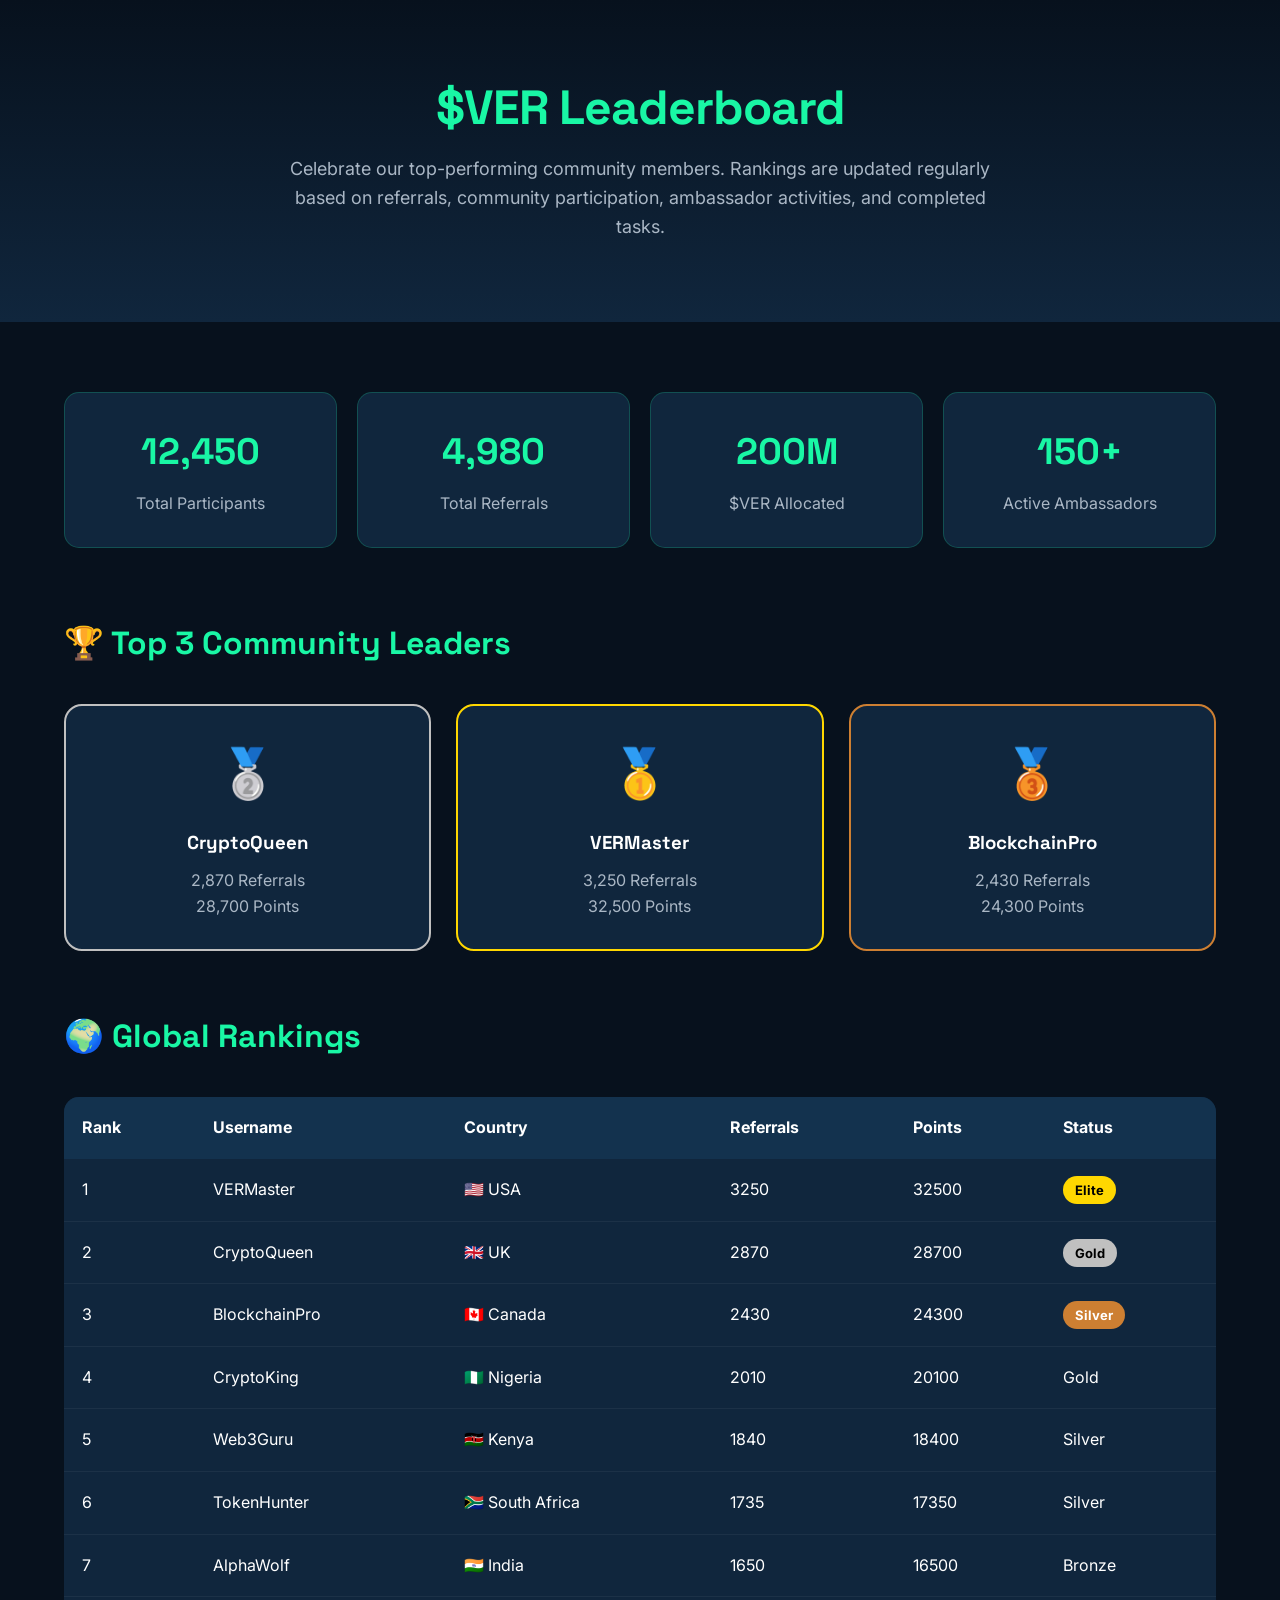
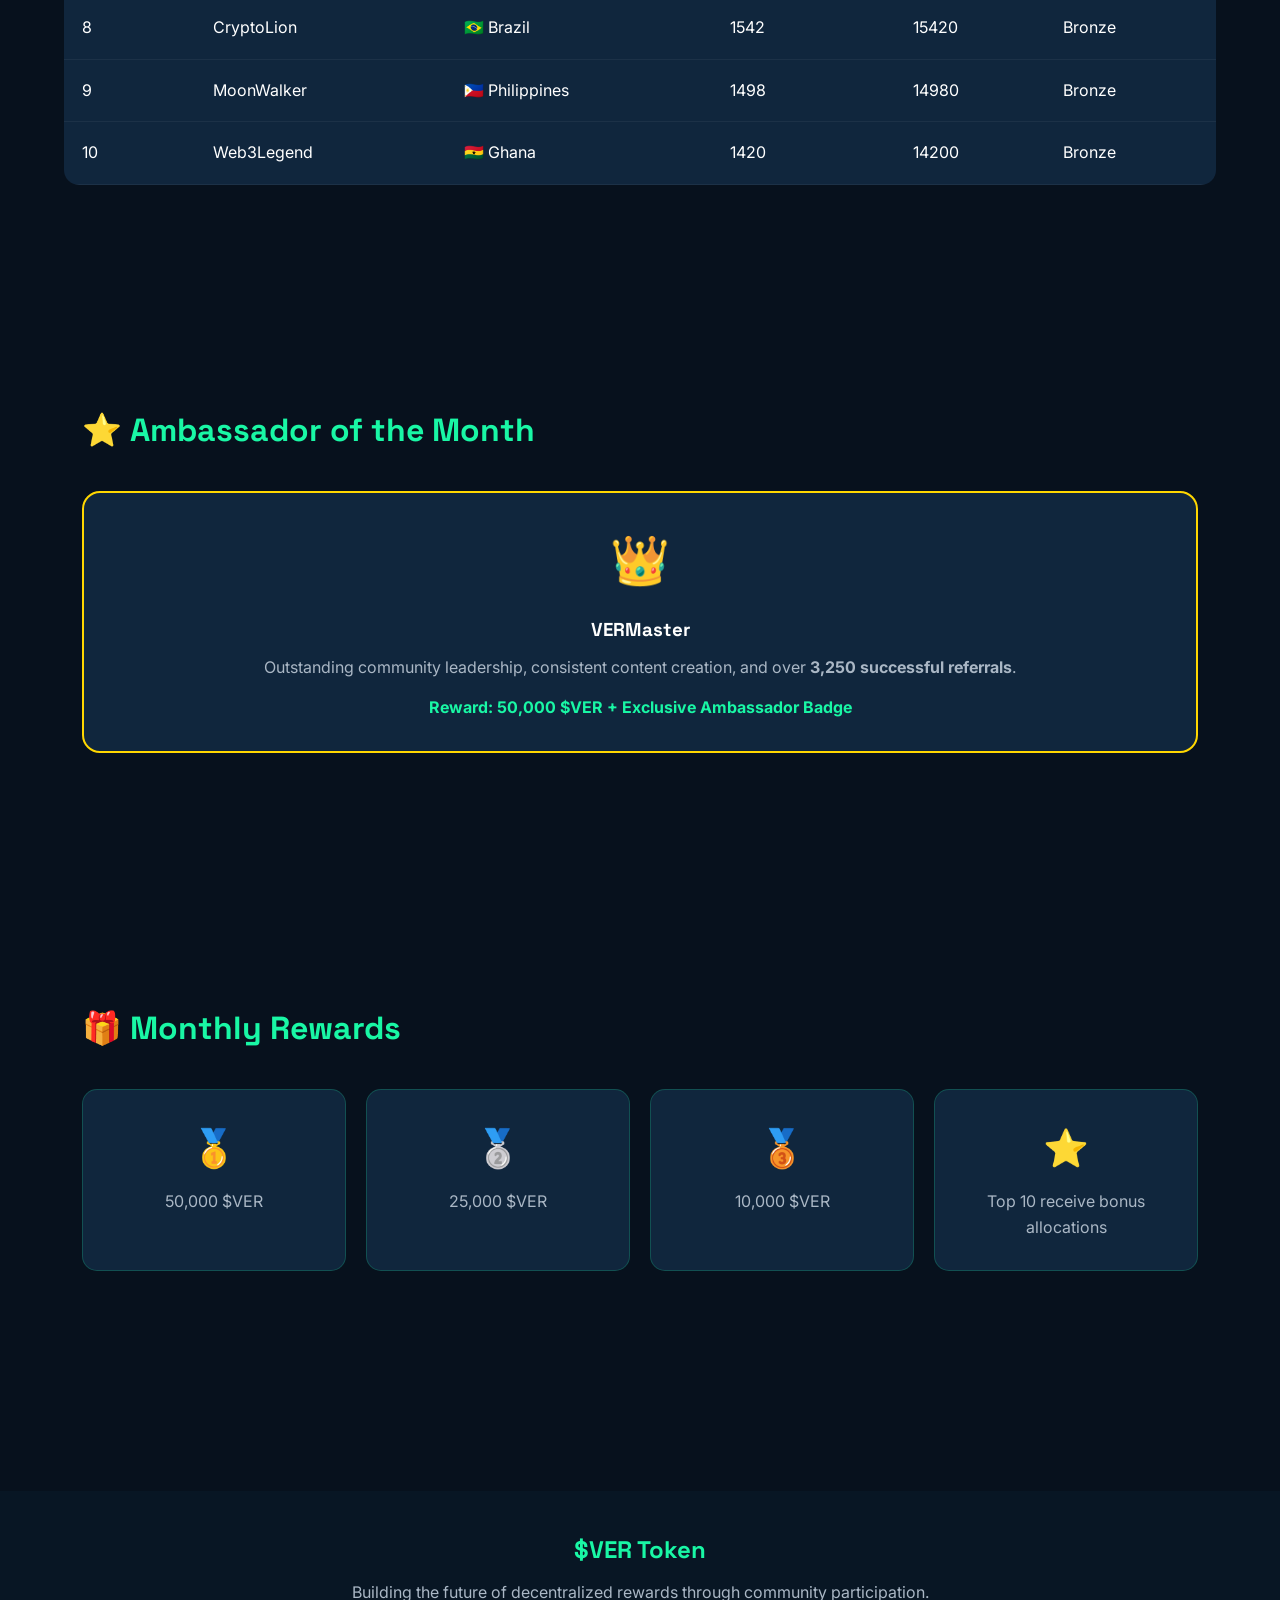
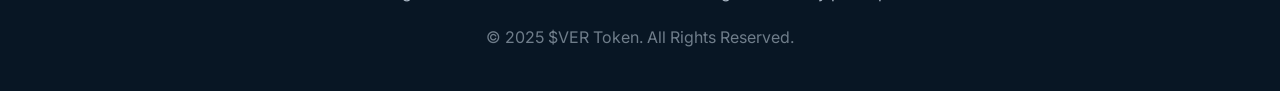
<file: leaderboard.html>
<!DOCTYPE html>
<html lang="en">

<head>

<meta charset="UTF-8">
<meta name="viewport" content="width=device-width, initial-scale=1.0">

<title>$VER Leaderboard</title>

<link rel="stylesheet" href="css/style.css">

<link href="https://fonts.googleapis.com/css2?family=Space+Grotesk:wght@400;600;700&family=Inter:wght@400;500&display=swap" rel="stylesheet">

<style>

:root{
--primary:#19f7a5;
--background:#07111d;
--card:#10263d;
--text:#ffffff;
--muted:#aab7c5;
}

*{
margin:0;
padding:0;
box-sizing:border-box;
}

body{
background:var(--background);
font-family:'Inter',sans-serif;
color:var(--text);
}

.hero{

padding:80px 20px;
text-align:center;
background:linear-gradient(180deg,#07111d,#10263d);

}

.hero h1{

font-size:3rem;
color:var(--primary);
font-family:'Space Grotesk',sans-serif;
margin-bottom:20px;

}

.hero p{

max-width:700px;
margin:auto;
color:var(--muted);
font-size:18px;

}

.container{

width:90%;
max-width:1200px;
margin:auto;
padding:70px 0;

}

.stats{

display:grid;
grid-template-columns:repeat(auto-fit,minmax(220px,1fr));
gap:20px;
margin-bottom:70px;

}

.stat{

background:var(--card);
padding:30px;
border-radius:15px;
text-align:center;
border:1px solid rgba(25,247,165,.2);

}

.stat h2{

font-size:2.3rem;
color:var(--primary);

}

.stat span{

display:block;
margin-top:10px;
color:var(--muted);

}

.section-title{

font-size:2rem;
color:var(--primary);
margin-bottom:35px;
font-family:'Space Grotesk',sans-serif;

}

.podium{

display:grid;
grid-template-columns:repeat(auto-fit,minmax(250px,1fr));
gap:25px;
margin-bottom:60px;

}

.rank-card{

background:var(--card);
padding:30px;
border-radius:18px;
text-align:center;
transition:.3s;

}

.rank-card:hover{

transform:translateY(-6px);

}

.rank-card h2{

font-size:3rem;
margin-bottom:15px;

}

.rank-card h3{

margin-bottom:10px;

}

.rank-card p{

color:var(--muted);

}

.gold{

border:2px solid gold;

}

.silver{

border:2px solid silver;

}

.bronze{

border:2px solid #cd7f32;

}

table{

width:100%;
border-collapse:collapse;
background:var(--card);
border-radius:15px;
overflow:hidden;

}

th{

background:#13324e;
padding:18px;
text-align:left;

}

td{

padding:18px;
border-bottom:1px solid rgba(255,255,255,.05);

}

tr:hover{

background:#14324d;

}

.badge{

padding:6px 12px;
border-radius:20px;
font-size:13px;
font-weight:bold;

}

.badge-gold{

background:gold;
color:black;

}

.badge-silver{

background:silver;
color:black;

}

.badge-bronze{

background:#cd7f32;
color:white;

}

</style>

</head>

<body>

<section class="hero">

<h1>$VER Leaderboard</h1>

<p>

Celebrate our top-performing community members.
Rankings are updated regularly based on referrals,
community participation, ambassador activities, and completed tasks.

</p>

</section>

<div class="container">

<div class="stats">

<div class="stat">

<h2>12,450</h2>

<span>Total Participants</span>

</div>

<div class="stat">

<h2>4,980</h2>

<span>Total Referrals</span>

</div>

<div class="stat">

<h2>200M</h2>

<span>$VER Allocated</span>

</div>

<div class="stat">

<h2>150+</h2>

<span>Active Ambassadors</span>

</div>

</div>

<h2 class="section-title">

🏆 Top 3 Community Leaders

</h2>

<div class="podium">

<div class="rank-card silver">

<h2>🥈</h2>

<h3>CryptoQueen</h3>

<p>2,870 Referrals</p>

<p>28,700 Points</p>

</div>

<div class="rank-card gold">

<h2>🥇</h2>

<h3>VERMaster</h3>

<p>3,250 Referrals</p>

<p>32,500 Points</p>

</div>

<div class="rank-card bronze">

<h2>🥉</h2>

<h3>BlockchainPro</h3>

<p>2,430 Referrals</p>

<p>24,300 Points</p>

</div>

</div>

<h2 class="section-title">

🌍 Global Rankings

</h2>

<table>

<thead>

<tr>

<th>Rank</th>

<th>Username</th>

<th>Country</th>

<th>Referrals</th>

<th>Points</th>

<th>Status</th>

</tr>

</thead>

<tbody>

<tr>

<td>1</td>

<td>VERMaster</td>

<td>🇺🇸 USA</td>

<td>3250</td>

<td>32500</td>

<td><span class="badge badge-gold">Elite</span></td>

</tr>

<tr>

<td>2</td>

<td>CryptoQueen</td>

<td>🇬🇧 UK</td>

<td>2870</td>

<td>28700</td>

<td><span class="badge badge-silver">Gold</span></td>

</tr>

<tr>

<td>3</td>

<td>BlockchainPro</td>

<td>🇨🇦 Canada</td>

<td>2430</td>

<td>24300</td>

<td><span class="badge badge-bronze">Silver</span></td>

</tr>

<tr>

<td>4</td>

<td>CryptoKing</td>

<td>🇳🇬 Nigeria</td>

<td>2010</td>

<td>20100</td>

<td>Gold</td>

</tr>

<tr>

<td>5</td>

<td>Web3Guru</td>

<td>🇰🇪 Kenya</td>

<td>1840</td>

<td>18400</td>

<td>Silver</td>

  </tr>
  <tr>

<td>6</td>

<td>TokenHunter</td>

<td>🇿🇦 South Africa</td>

<td>1735</td>

<td>17350</td>

<td>Silver</td>

</tr>

<tr>

<td>7</td>

<td>AlphaWolf</td>

<td>🇮🇳 India</td>

<td>1650</td>

<td>16500</td>

<td>Bronze</td>

</tr>

<tr>

<td>8</td>

<td>CryptoLion</td>

<td>🇧🇷 Brazil</td>

<td>1542</td>

<td>15420</td>

<td>Bronze</td>

</tr>

<tr>

<td>9</td>

<td>MoonWalker</td>

<td>🇵🇭 Philippines</td>

<td>1498</td>

<td>14980</td>

<td>Bronze</td>

</tr>

<tr>

<td>10</td>

<td>Web3Legend</td>

<td>🇬🇭 Ghana</td>

<td>1420</td>

<td>14200</td>

<td>Bronze</td>

</tr>

</tbody>

</table>

</div>

<section style="padding:80px 20px;">

<div class="container">

<h2 class="section-title">

⭐ Ambassador of the Month

</h2>

<div class="rank-card gold">

<h2>👑</h2>

<h3>VERMaster</h3>

<p>

Outstanding community leadership, consistent content creation,
and over <strong>3,250 successful referrals</strong>.

</p>

<p style="margin-top:15px;color:var(--primary);font-weight:bold;">

Reward:
50,000 $VER + Exclusive Ambassador Badge

</p>

</div>

</div>

</section>

<section style="padding:30px 20px 80px;">

<div class="container">

<h2 class="section-title">

🎁 Monthly Rewards

</h2>

<div class="stats">

<div class="stat">

<h2>🥇</h2>

<span>50,000 $VER</span>

</div>

<div class="stat">

<h2>🥈</h2>

<span>25,000 $VER</span>

</div>

<div class="stat">

<h2>🥉</h2>

<span>10,000 $VER</span>

</div>

<div class="stat">

<h2>⭐</h2>

<span>Top 10 receive bonus allocations</span>

</div>

</div>

</div>

</section>

<footer style="background:#081624;padding:40px 20px;text-align:center;">

<h2 style="color:#19f7a5;margin-bottom:10px;">

$VER Token

</h2>

<p style="color:#aab7c5;">

Building the future of decentralized rewards through community participation.

</p>

<p style="margin-top:20px;color:#6f7d8a;">

© 2025 $VER Token. All Rights Reserved.

</p>

</footer>

</body>

</html>
</file>
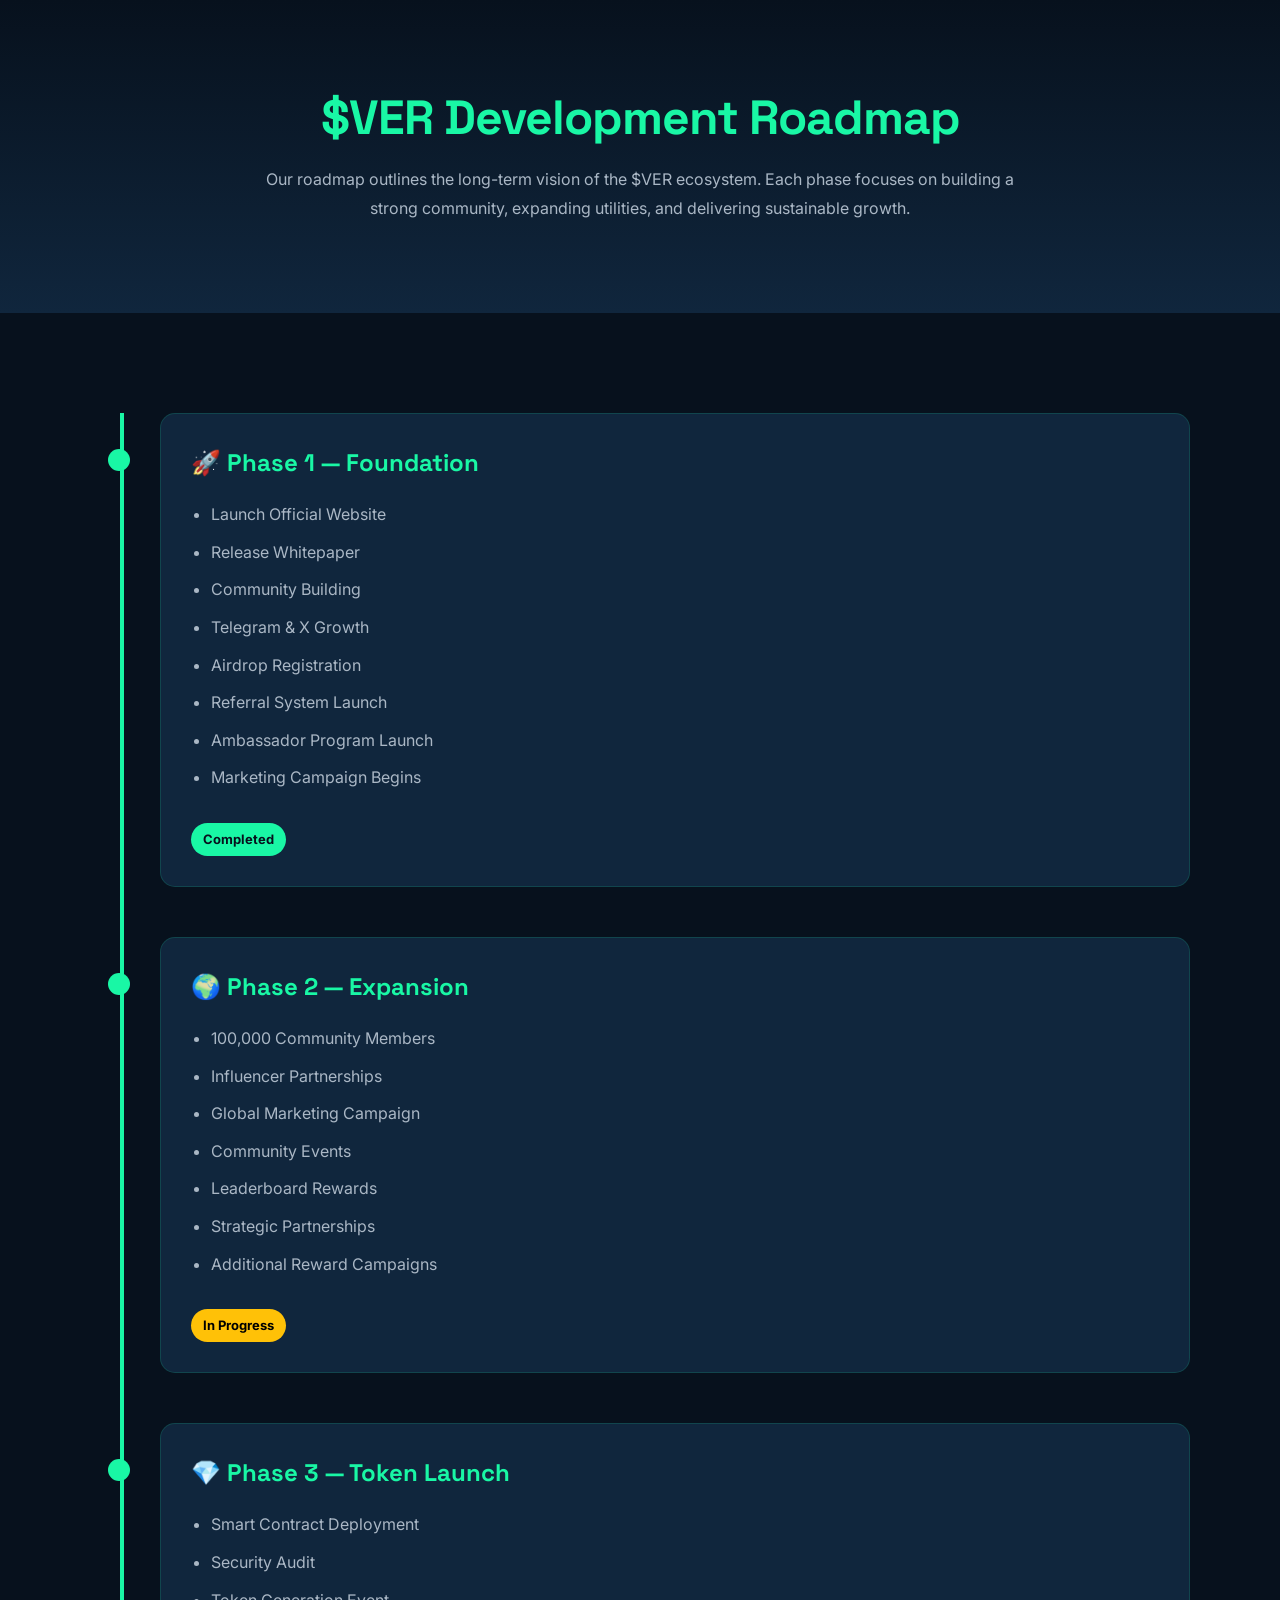
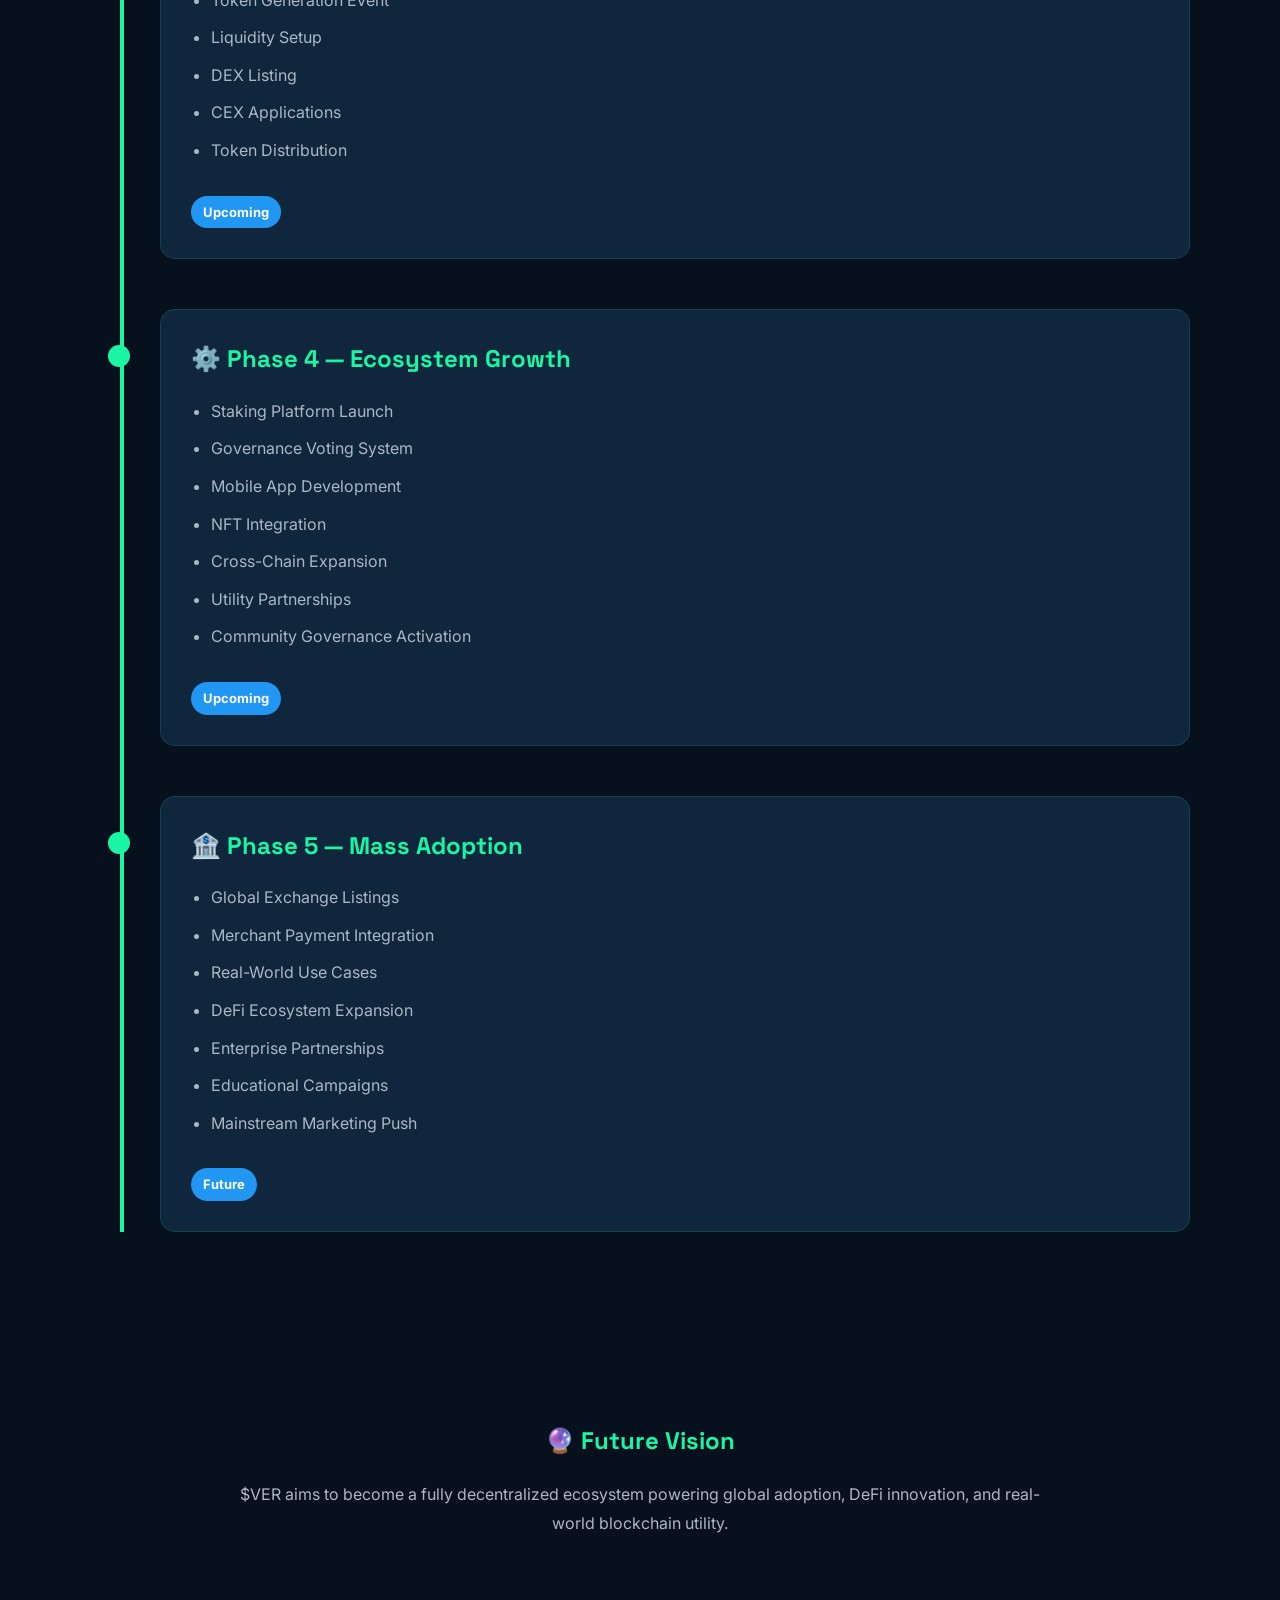
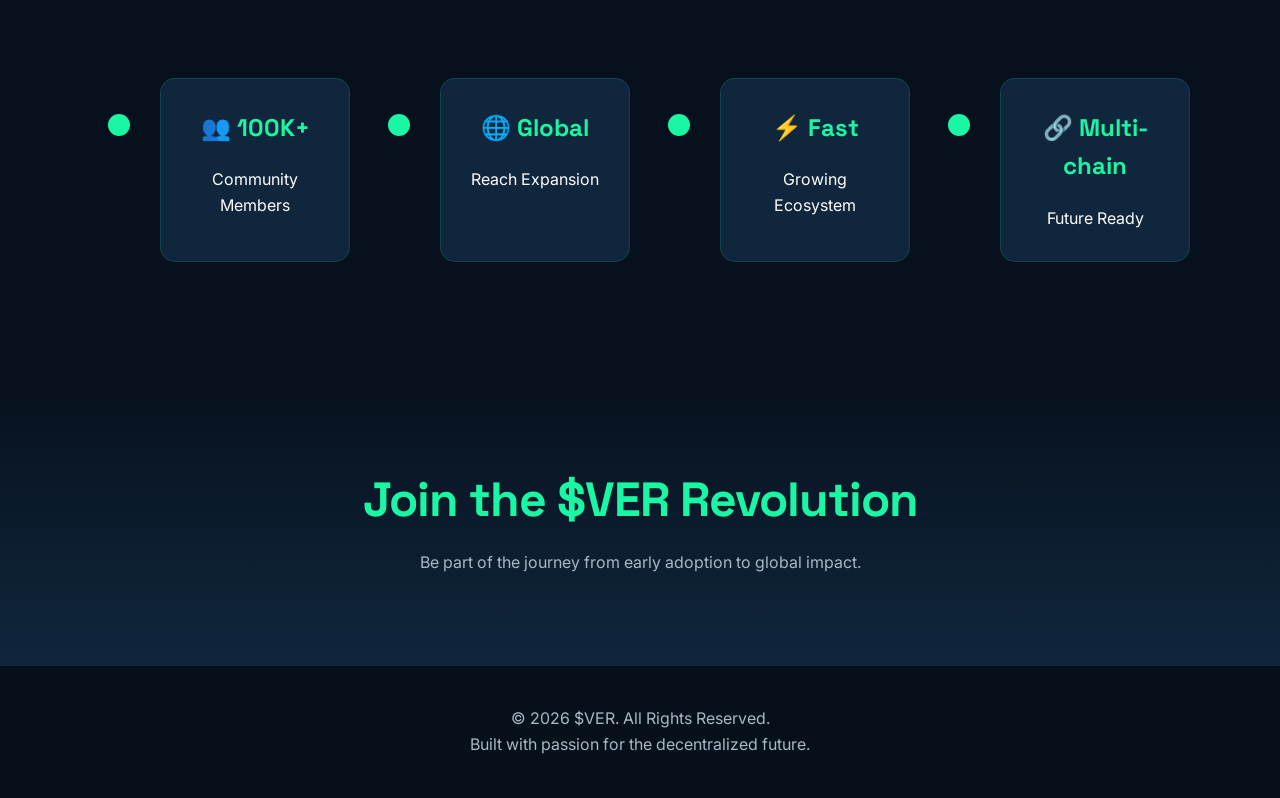
<file: roadmap.html>
<!DOCTYPE html>
<html lang="en">

<head>

<meta charset="UTF-8">
<meta name="viewport" content="width=device-width, initial-scale=1.0">

<title>$VER Roadmap</title>

<link rel="stylesheet" href="css/style.css">

<link href="https://fonts.googleapis.com/css2?family=Space+Grotesk:wght@400;600;700&family=Inter:wght@400;500&display=swap" rel="stylesheet">

<style>

:root{
--primary:#19f7a5;
--bg:#07111d;
--card:#10263d;
--text:#fff;
--muted:#aab7c5;
}

*{
margin:0;
padding:0;
box-sizing:border-box;
}

body{
background:var(--bg);
color:var(--text);
font-family:'Inter',sans-serif;
}

.hero{
padding:90px 20px;
text-align:center;
background:linear-gradient(180deg,#07111d,#10263d);
}

.hero h1{
font-size:3rem;
font-family:'Space Grotesk',sans-serif;
color:var(--primary);
margin-bottom:20px;
}

.hero p{
max-width:760px;
margin:auto;
color:var(--muted);
line-height:1.8;
}

.container{
width:90%;
max-width:1100px;
margin:auto;
padding:70px 0;
}

.timeline{
position:relative;
margin-top:30px;
}

.timeline:before{
content:"";
position:absolute;
left:30px;
top:0;
bottom:0;
width:4px;
background:var(--primary);
}

.phase{
position:relative;
margin-left:70px;
margin-bottom:50px;
background:var(--card);
padding:30px;
border-radius:15px;
border:1px solid rgba(25,247,165,.15);
}

.phase:before{
content:"";
position:absolute;
left:-53px;
top:35px;
width:22px;
height:22px;
background:var(--primary);
border-radius:50%;
}

.phase h2{
color:var(--primary);
margin-bottom:20px;
font-family:'Space Grotesk',sans-serif;
}

.phase ul{
padding-left:20px;
}

.phase li{
margin:12px 0;
color:var(--muted);
}

.badge{
display:inline-block;
padding:6px 12px;
border-radius:20px;
margin-top:20px;
font-size:13px;
font-weight:bold;
}

.done{background:#19f7a5;color:#07111d;}
.progress{background:#ffc107;color:#000;}
.upcoming{background:#2196f3;color:#fff;}

</style>

</head>

<body>

<section class="hero">

<h1>$VER Development Roadmap</h1>

<p>
Our roadmap outlines the long-term vision of the $VER ecosystem.
Each phase focuses on building a strong community, expanding utilities,
and delivering sustainable growth.
</p>

</section>

<div class="container">

<div class="timeline">

<div class="phase">

<h2>🚀 Phase 1 — Foundation</h2>
<ul>
<li>Launch Official Website</li>
<li>Release Whitepaper</li>
<li>Community Building</li>
<li>Telegram & X Growth</li>
<li>Airdrop Registration</li>
<li>Referral System Launch</li>
<li>Ambassador Program Launch</li>
<li>Marketing Campaign Begins</li>
</ul>

<span class="badge done">Completed</span>
</div>

<div class="phase">

<h2>🌍 Phase 2 — Expansion</h2>
<ul>
<li>100,000 Community Members</li>
<li>Influencer Partnerships</li>
<li>Global Marketing Campaign</li>
<li>Community Events</li>
<li>Leaderboard Rewards</li>
<li>Strategic Partnerships</li>
<li>Additional Reward Campaigns</li>
</ul>

<span class="badge progress">In Progress</span>
</div>

<div class="phase">

<h2>💎 Phase 3 — Token Launch</h2>
<ul>
<li>Smart Contract Deployment</li>
<li>Security Audit</li>
<li>Token Generation Event</li>
<li>Liquidity Setup</li>
<li>DEX Listing</li>
<li>CEX Applications</li>
<li>Token Distribution</li>
</ul>

<span class="badge upcoming">Upcoming</span>
</div>
<div class="phase">

<h2>⚙️ Phase 4 — Ecosystem Growth</h2>

<ul>
<li>Staking Platform Launch</li>
<li>Governance Voting System</li>
<li>Mobile App Development</li>
<li>NFT Integration</li>
<li>Cross-Chain Expansion</li>
<li>Utility Partnerships</li>
<li>Community Governance Activation</li>
</ul>

<span class="badge upcoming">Upcoming</span>
</div>

<div class="phase">

<h2>🏦 Phase 5 — Mass Adoption</h2>

<ul>
<li>Global Exchange Listings</li>
<li>Merchant Payment Integration</li>
<li>Real-World Use Cases</li>
<li>DeFi Ecosystem Expansion</li>
<li>Enterprise Partnerships</li>
<li>Educational Campaigns</li>
<li>Mainstream Marketing Push</li>
</ul>

<span class="badge upcoming">Future</span>
</div>

</div> <!-- timeline end -->

</div> <!-- container end -->

<section class="container">

<h2 style="text-align:center; color:var(--primary); margin-bottom:20px;">
🔮 Future Vision
</h2>

<p style="text-align:center; color:var(--muted); max-width:800px; margin:auto; line-height:1.8;">
$VER aims to become a fully decentralized ecosystem powering global adoption,
DeFi innovation, and real-world blockchain utility.
</p>

</section>

<section class="container">

<div style="display:grid; grid-template-columns:repeat(auto-fit,minmax(200px,1fr)); gap:20px; text-align:center;">

<div class="phase">
<h2>👥 100K+</h2>
<p>Community Members</p>
</div>

<div class="phase">
<h2>🌐 Global</h2>
<p>Reach Expansion</p>
</div>

<div class="phase">
<h2>⚡ Fast</h2>
<p>Growing Ecosystem</p>
</div>

<div class="phase">
<h2>🔗 Multi-chain</h2>
<p>Future Ready</p>
</div>

</div>

</section>

<section class="hero">

<h1>Join the $VER Revolution</h1>

<p>
Be part of the journey from early adoption to global impact.
</p>

</section>

<footer style="text-align:center; padding:40px 20px; background:#06101a; color:var(--muted);">

<p>© 2026 $VER. All Rights Reserved.</p>
<p>Built with passion for the decentralized future.</p>

</footer>

</body>
</html>
</file>
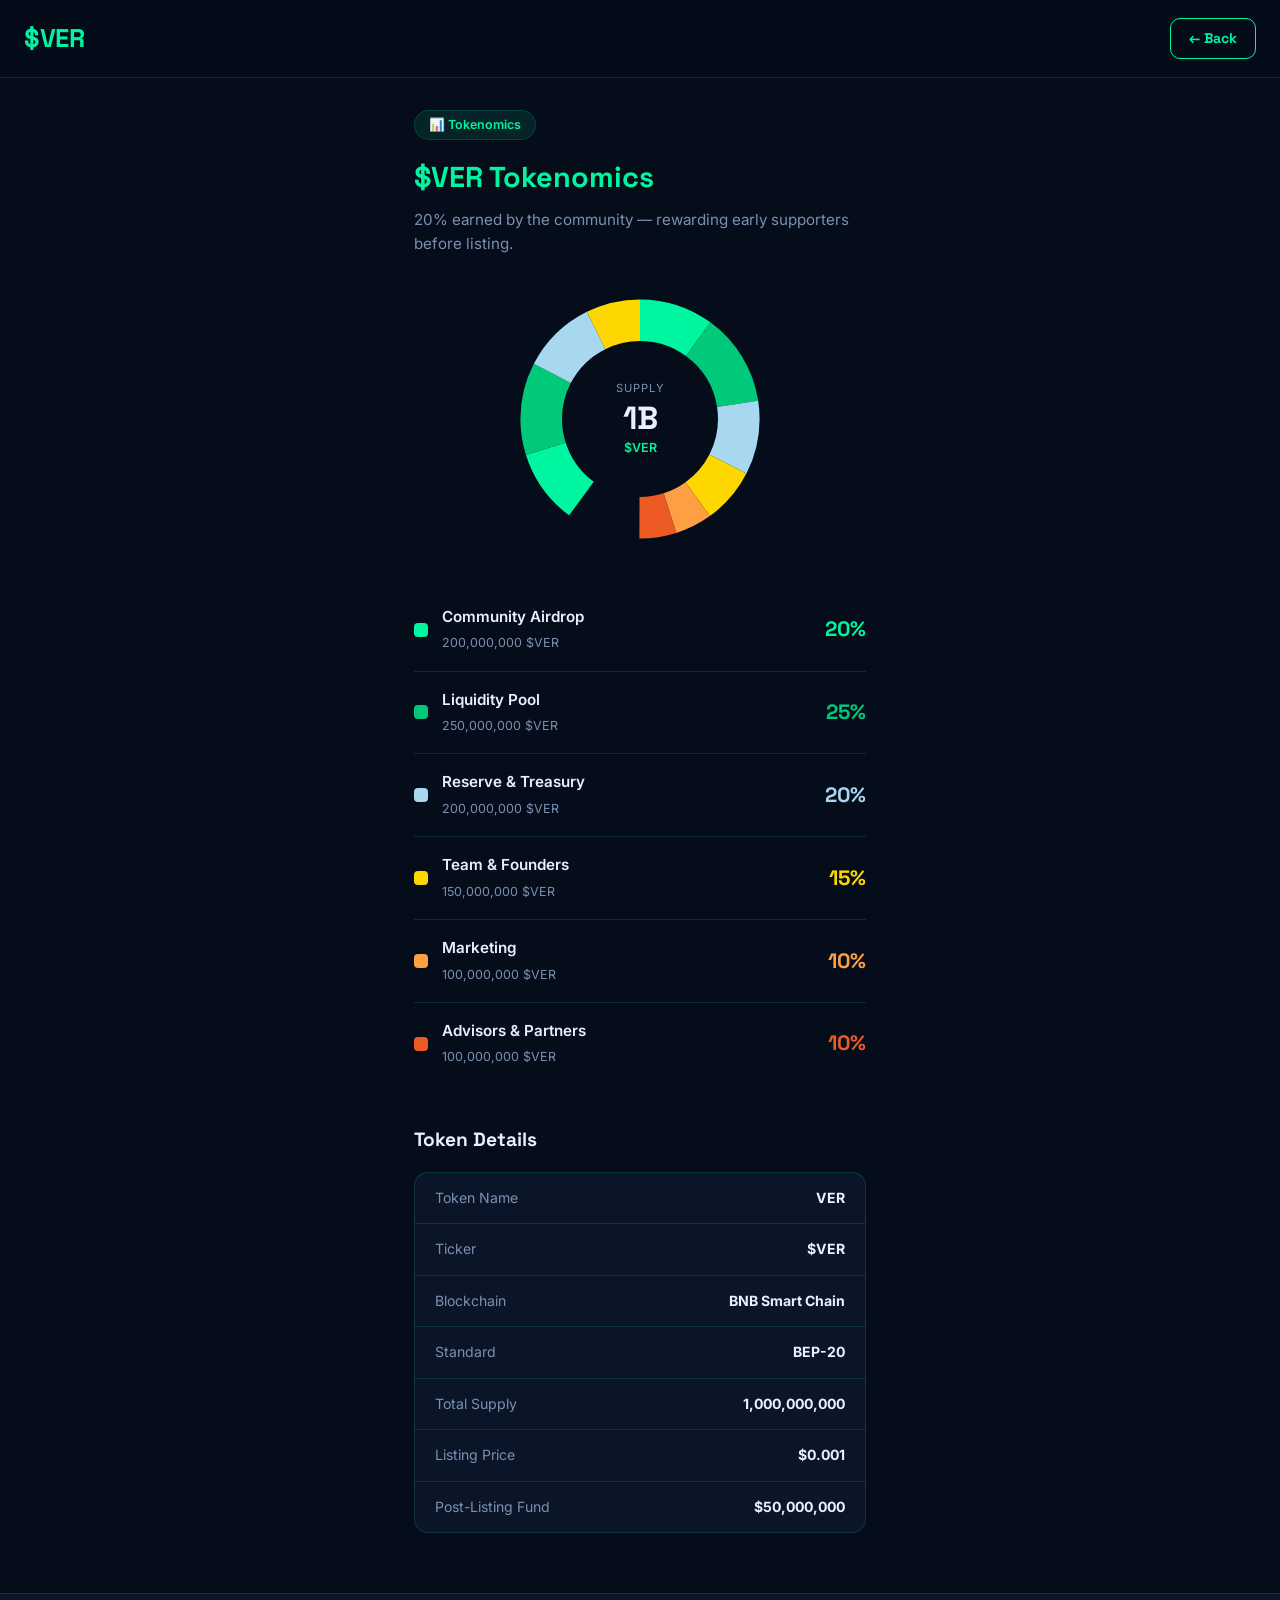
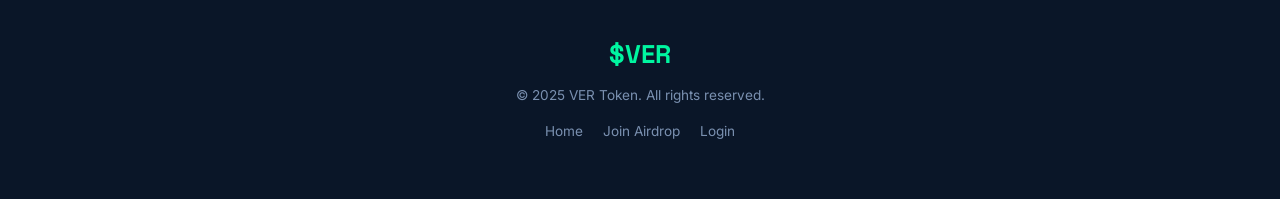
<file: tokenomics.html>
<!DOCTYPE html>
<html lang="en">
<head>
  <meta charset="UTF-8"/>
  <meta name="viewport" content="width=device-width, initial-scale=1.0"/>
  <title>$VER — Tokenomics</title>
  <link rel="stylesheet" href="css/style.css"/>
  <link href="https://fonts.googleapis.com/css2?family=Space+Grotesk:wght@400;600;700&family=Inter:wght@400;500&display=swap" rel="stylesheet"/>
  <style>
    .token-page {
      min-height: 100vh;
      background: var(--bg);
      padding-bottom: 60px;
    }

    .token-hero {
      padding: 32px 24px 0;
      max-width: 500px;
      margin: 0 auto;
    }

    .token-hero h1 {
      font-size: 1.8rem;
      color: var(--primary);
      margin-bottom: 8px;
    }

    .token-hero p {
      color: var(--text-muted);
      font-size: 0.95rem;
      margin-bottom: 32px;
    }

    /* ===== DONUT CHART ===== */
    .chart-wrap {
      display: flex;
      justify-content: center;
      align-items: center;
      margin: 0 auto 40px;
      position: relative;
      width: 260px;
      height: 260px;
    }

    .donut-svg {
      width: 260px;
      height: 260px;
      transform: rotate(-90deg);
    }

    .donut-center {
      position: absolute;
      top: 50%;
      left: 50%;
      transform: translate(-50%, -50%);
      text-align: center;
    }

    .donut-center-label {
      font-size: 0.7rem;
      color: var(--text-muted);
      text-transform: uppercase;
      letter-spacing: 1px;
      margin-bottom: 4px;
    }

    .donut-center-value {
      font-family: 'Space Grotesk', sans-serif;
      font-size: 2rem;
      font-weight: 700;
      color: var(--text);
      line-height: 1;
    }

    .donut-center-ticker {
      font-size: 0.78rem;
      color: var(--primary);
      font-weight: 600;
      margin-top: 4px;
    }

    /* ===== LEGEND LIST ===== */
    .token-legend {
      max-width: 500px;
      margin: 0 auto;
      padding: 0 24px;
      display: flex;
      flex-direction: column;
      gap: 0;
    }

    .legend-item {
      display: flex;
      align-items: center;
      gap: 14px;
      padding: 16px 0;
      border-bottom: 1px solid var(--border);
    }

    .legend-item:last-child {
      border-bottom: none;
    }

    .legend-dot {
      width: 14px;
      height: 14px;
      border-radius: 4px;
      flex-shrink: 0;
    }

    .legend-info {
      flex: 1;
    }

    .legend-name {
      font-weight: 600;
      font-size: 0.95rem;
      color: var(--text);
      display: block;
    }

    .legend-amount {
      font-size: 0.78rem;
      color: var(--text-muted);
      margin-top: 2px;
    }

    .legend-percent {
      font-family: 'Space Grotesk', sans-serif;
      font-size: 1.3rem;
      font-weight: 700;
    }

    /* ===== INFO TABLE ===== */
    .info-section {
      max-width: 500px;
      margin: 40px auto 0;
      padding: 0 24px;
    }

    .info-section h2 {
      font-size: 1.2rem;
      margin-bottom: 16px;
      color: var(--text);
    }

    .info-table {
      background: var(--bg2);
      border: 1px solid var(--border);
      border-radius: 14px;
      overflow: hidden;
    }

    .info-row {
      display: flex;
      justify-content: space-between;
      align-items: center;
      padding: 14px 20px;
      border-bottom: 1px solid var(--border);
      font-size: 0.88rem;
    }

    .info-row:last-child { border-bottom: none; }
    .info-row span { color: var(--text-muted); }
    .info-row strong { color: var(--text); }
  </style>
</head>
<body>

  <nav class="navbar">
    <a href="index.html" class="nav-logo">$VER</a>
    <a href="index.html" class="btn-secondary" style="padding:8px 18px;font-size:0.88rem;">← Back</a>
  </nav>

  <div class="token-page">
    <div class="token-hero">
      <div class="section-tag">📊 Tokenomics</div>
      <h1>$VER Tokenomics</h1>
      <p>20% earned by the community — rewarding early supporters before listing.</p>
    </div>

    <!-- DONUT CHART -->
    <div class="chart-wrap">
      <svg class="donut-svg" viewBox="0 0 100 100">
        <!-- Community Airdrop 20% -->
        <circle cx="50" cy="50" r="38" fill="none" stroke="#00f5a0" stroke-width="16"
          stroke-dasharray="23.88 119.38" stroke-dashoffset="0"/>
        <!-- Liquidity Pool 25% -->
        <circle cx="50" cy="50" r="38" fill="none" stroke="#00c97a" stroke-width="16"
          stroke-dasharray="29.85 113.41" stroke-dashoffset="-23.88"/>
        <!-- Reserve & Treasury 20% -->
        <circle cx="50" cy="50" r="38" fill="none" stroke="#a8d8f0" stroke-width="16"
          stroke-dasharray="23.88 119.38" stroke-dashoffset="-53.73"/>
        <!-- Team & Founders 15% -->
        <circle cx="50" cy="50" r="38" fill="none" stroke="#ffd700" stroke-width="16"
          stroke-dasharray="17.91 125.35" stroke-dashoffset="-77.61"/>
        <!-- Marketing 10% -->
        <circle cx="50" cy="50" r="38" fill="none" stroke="#ff9f43" stroke-width="16"
          stroke-dasharray="11.94 131.32" stroke-dashoffset="-95.52"/>
        <!-- Advisors 10% -->
        <circle cx="50" cy="50" r="38" fill="none" stroke="#ee5a24" stroke-width="16"
          stroke-dasharray="11.94 131.32" stroke-dashoffset="-107.46"/>
      </svg>
      <div class="donut-center">
        <div class="donut-center-label">Supply</div>
        <div class="donut-center-value">1B</div>
        <div class="donut-center-ticker">$VER</div>
      </div>
    </div>

    <!-- LEGEND -->
    <div class="token-legend">
      <div class="legend-item">
        <div class="legend-dot" style="background:#00f5a0;"></div>
        <div class="legend-info">
          <span class="legend-name">Community Airdrop</span>
          <span class="legend-amount">200,000,000 $VER</span>
        </div>
        <span class="legend-percent" style="color:#00f5a0;">20%</span>
      </div>
      <div class="legend-item">
        <div class="legend-dot" style="background:#00c97a;"></div>
        <div class="legend-info">
          <span class="legend-name">Liquidity Pool</span>
          <span class="legend-amount">250,000,000 $VER</span>
        </div>
        <span class="legend-percent" style="color:#00c97a;">25%</span>
      </div>
      <div class="legend-item">
        <div class="legend-dot" style="background:#a8d8f0;"></div>
        <div class="legend-info">
          <span class="legend-name">Reserve & Treasury</span>
          <span class="legend-amount">200,000,000 $VER</span>
        </div>
        <span class="legend-percent" style="color:#a8d8f0;">20%</span>
      </div>
      <div class="legend-item">
        <div class="legend-dot" style="background:#ffd700;"></div>
        <div class="legend-info">
          <span class="legend-name">Team & Founders</span>
          <span class="legend-amount">150,000,000 $VER</span>
        </div>
        <span class="legend-percent" style="color:#ffd700;">15%</span>
      </div>
      <div class="legend-item">
        <div class="legend-dot" style="background:#ff9f43;"></div>
        <div class="legend-info">
          <span class="legend-name">Marketing</span>
          <span class="legend-amount">100,000,000 $VER</span>
        </div>
        <span class="legend-percent" style="color:#ff9f43;">10%</span>
      </div>
      <div class="legend-item">
        <div class="legend-dot" style="background:#ee5a24;"></div>
        <div class="legend-info">
          <span class="legend-name">Advisors & Partners</span>
          <span class="legend-amount">100,000,000 $VER</span>
        </div>
        <span class="legend-percent" style="color:#ee5a24;">10%</span>
      </div>
    </div>

    <!-- INFO TABLE -->
    <div class="info-section">
      <h2>Token Details</h2>
      <div class="info-table">
        <div class="info-row"><span>Token Name</span><strong>VER</strong></div>
        <div class="info-row"><span>Ticker</span><strong>$VER</strong></div>
        <div class="info-row"><span>Blockchain</span><strong>BNB Smart Chain</strong></div>
        <div class="info-row"><span>Standard</span><strong>BEP-20</strong></div>
        <div class="info-row"><span>Total Supply</span><strong>1,000,000,000</strong></div>
        <div class="info-row"><span>Listing Price</span><strong>$0.001</strong></div>
        <div class="info-row"><span>Post-Listing Fund</span><strong>$50,000,000</strong></div>
      </div>
    </div>

  </div>

  <footer class="footer">
    <div class="footer-logo">$VER</div>
    <p>© 2025 VER Token. All rights reserved.</p>
    <div class="footer-links">
      <a href="index.html">Home</a>
      <a href="register.html">Join Airdrop</a>
      <a href="login.html">Login</a>
    </div>
  </footer>

</body>
  </html>
</file>
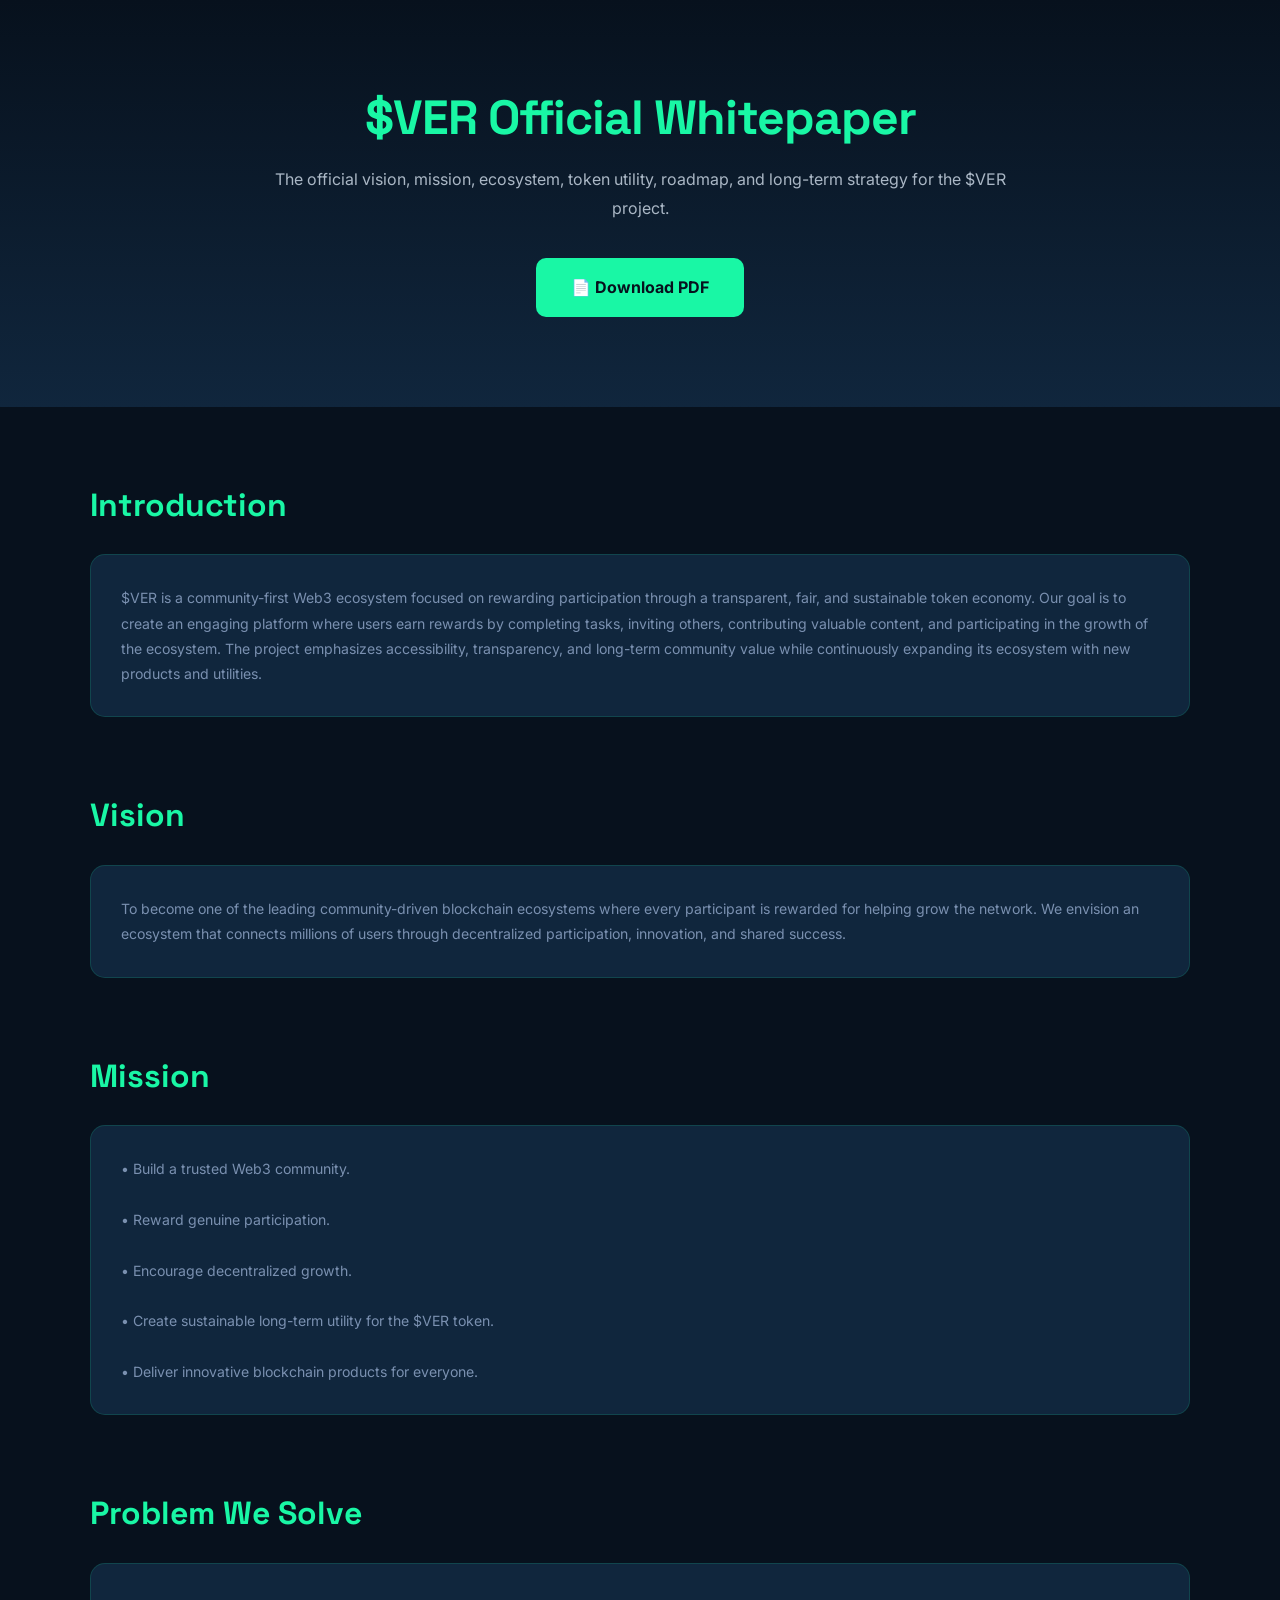
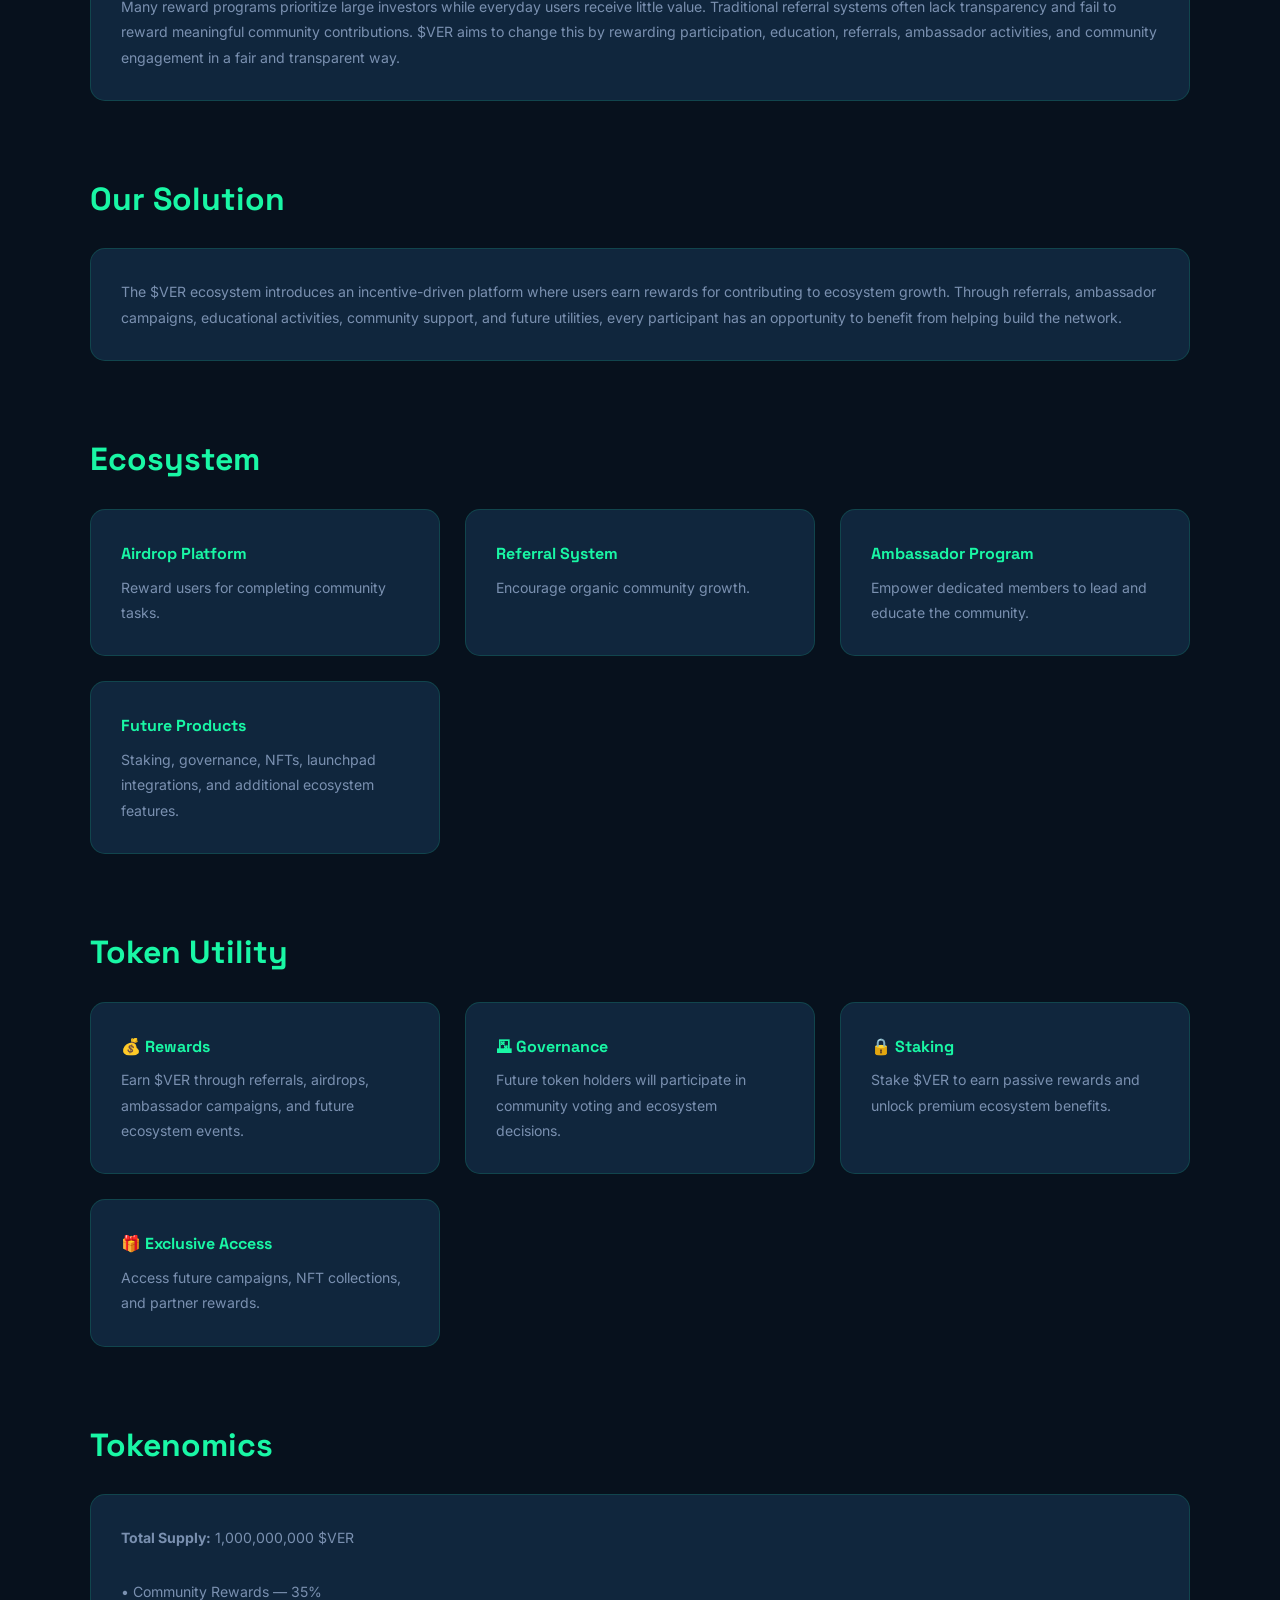
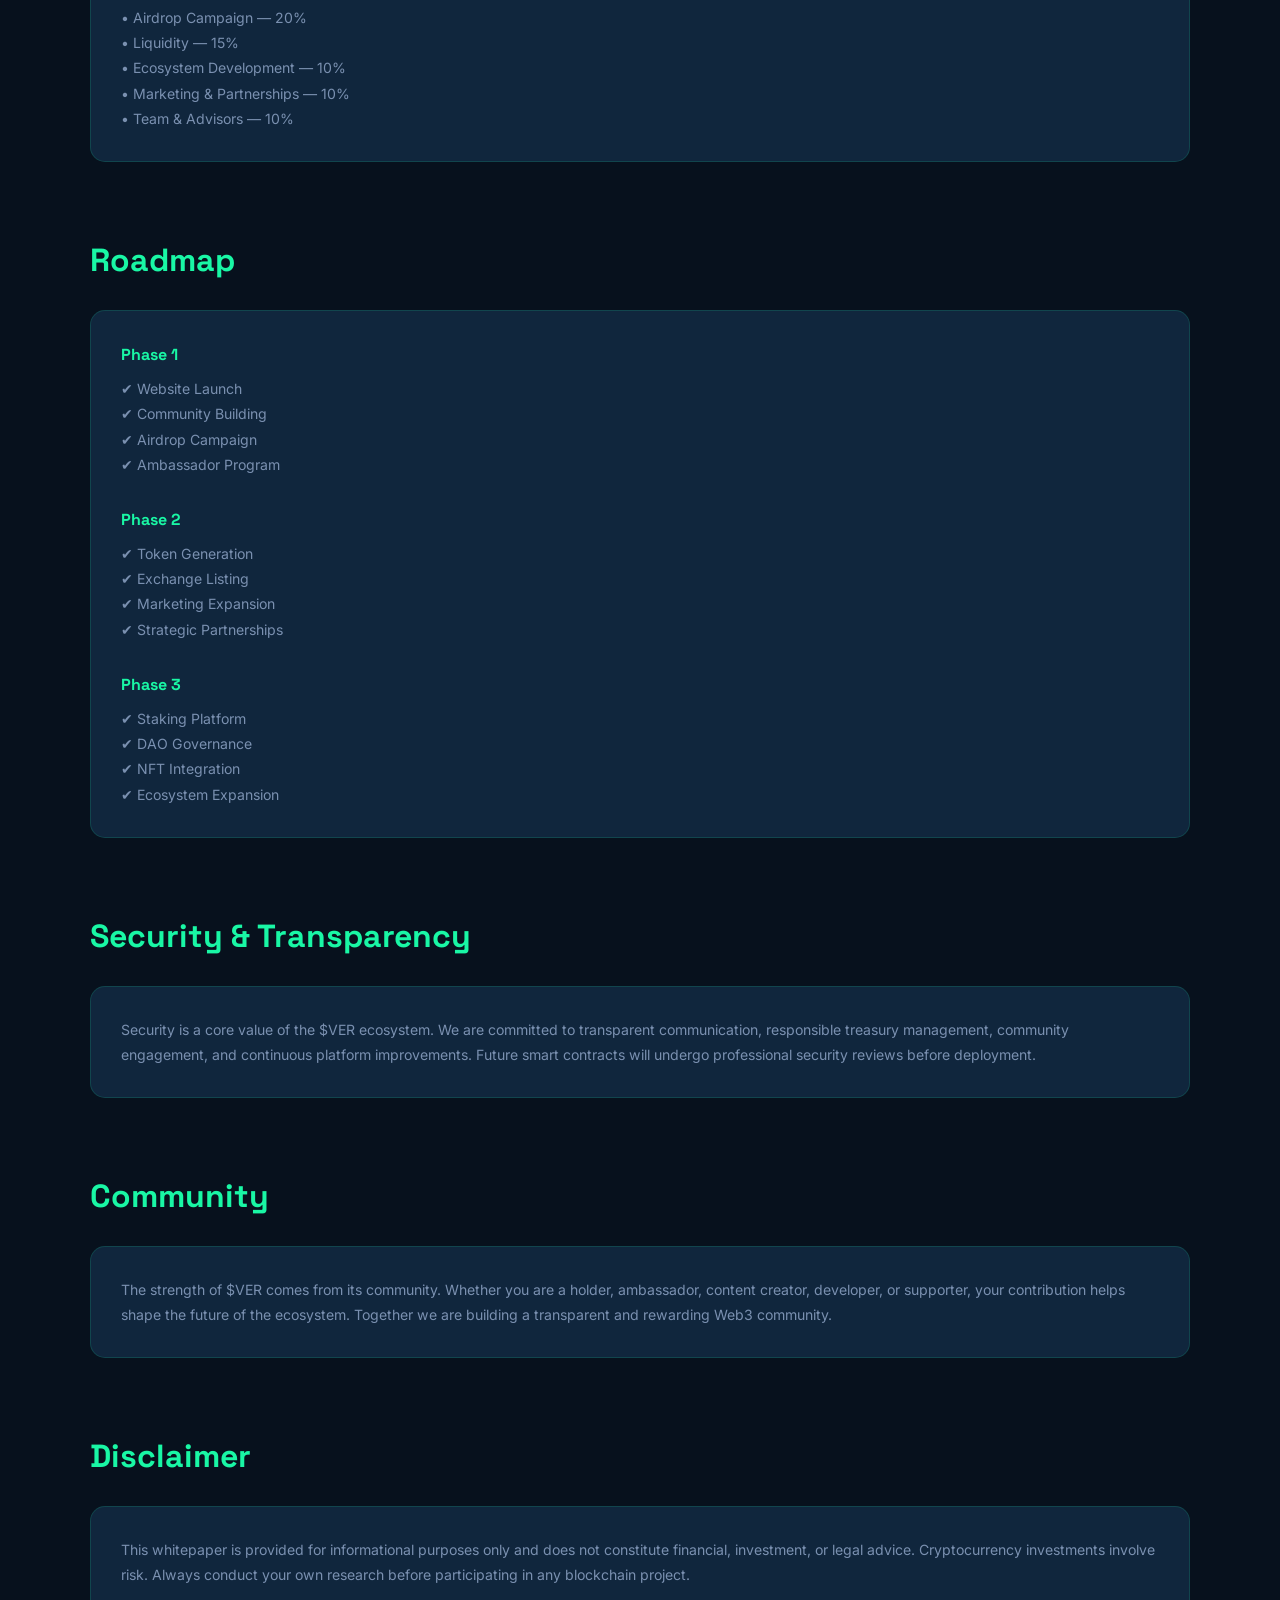
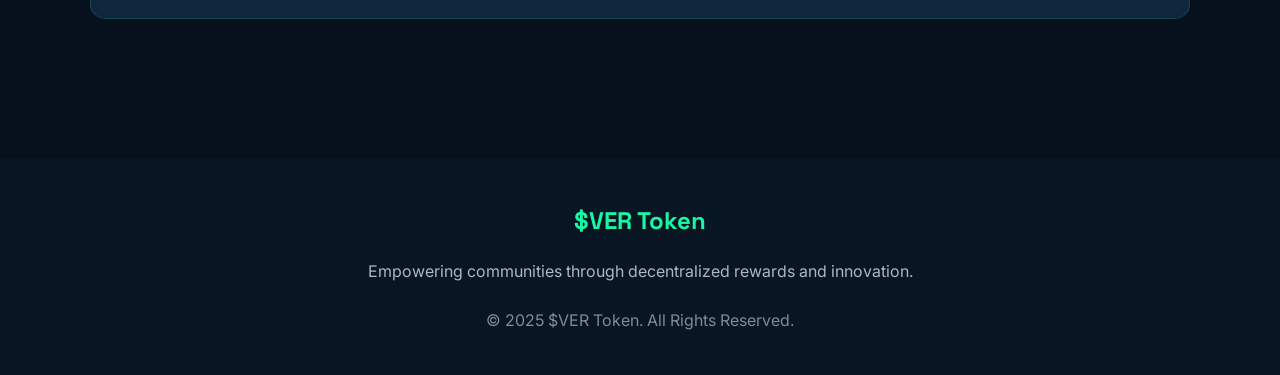
<file: whitepaper.html>
<!DOCTYPE html>
<html lang="en">

<head>

<meta charset="UTF-8">

<meta name="viewport" content="width=device-width, initial-scale=1.0">

<title>$VER Whitepaper</title>

<link rel="stylesheet" href="css/style.css">

<link href="https://fonts.googleapis.com/css2?family=Space+Grotesk:wght@400;600;700&family=Inter:wght@400;500&display=swap" rel="stylesheet">

<style>

:root{

--primary:#19f7a5;
--bg:#07111d;
--card:#10263d;
--text:#ffffff;
--muted:#aab7c5;

}

*{

margin:0;
padding:0;
box-sizing:border-box;

}

body{

background:var(--bg);
color:var(--text);
font-family:'Inter',sans-serif;
line-height:1.8;

}

.hero{

padding:90px 20px;
text-align:center;
background:linear-gradient(180deg,#07111d,#10263d);

}

.hero h1{

font-size:3rem;
color:var(--primary);
font-family:'Space Grotesk',sans-serif;
margin-bottom:20px;

}

.hero p{

max-width:750px;
margin:auto;
color:var(--muted);

}

.download{

display:inline-block;
margin-top:35px;
padding:15px 35px;
background:var(--primary);
color:#07111d;
font-weight:bold;
text-decoration:none;
border-radius:10px;

}

.container{

width:90%;
max-width:1100px;
margin:auto;
padding:70px 0;

}

.section{

margin-bottom:70px;

}

.section h2{

color:var(--primary);
font-size:2rem;
margin-bottom:20px;
font-family:'Space Grotesk',sans-serif;

}

.card{

background:var(--card);
padding:30px;
border-radius:15px;
border:1px solid rgba(25,247,165,.15);

}

.grid{

display:grid;
grid-template-columns:repeat(auto-fit,minmax(300px,1fr));
gap:25px;

}

</style>

</head>

<body>

<section class="hero">

<h1>$VER Official Whitepaper</h1>

<p>

The official vision, mission, ecosystem, token utility,
roadmap, and long-term strategy for the $VER project.

</p>

<a href="#" class="download">

📄 Download PDF

</a>

</section>

<div class="container">

<div class="section">

<h2>Introduction</h2>

<div class="card">

<p>

$VER is a community-first Web3 ecosystem focused on rewarding participation through a transparent, fair, and sustainable token economy.

Our goal is to create an engaging platform where users earn rewards by completing tasks, inviting others, contributing valuable content, and participating in the growth of the ecosystem.

The project emphasizes accessibility, transparency, and long-term community value while continuously expanding its ecosystem with new products and utilities.

</p>

</div>

</div>

<div class="section">

<h2>Vision</h2>

<div class="card">

<p>

To become one of the leading community-driven blockchain ecosystems where every participant is rewarded for helping grow the network.

We envision an ecosystem that connects millions of users through decentralized participation, innovation, and shared success.

</p>

</div>

</div>

<div class="section">

<h2>Mission</h2>

<div class="card">

<p>

• Build a trusted Web3 community.

<br><br>

• Reward genuine participation.

<br><br>

• Encourage decentralized growth.

<br><br>

• Create sustainable long-term utility for the $VER token.

<br><br>

• Deliver innovative blockchain products for everyone.

</p>

</div>

</div>

<div class="section">

<h2>Problem We Solve</h2>

<div class="card">

<p>

Many reward programs prioritize large investors while everyday users receive little value.

Traditional referral systems often lack transparency and fail to reward meaningful community contributions.

$VER aims to change this by rewarding participation, education, referrals, ambassador activities, and community engagement in a fair and transparent way.

</p>

</div>

</div>

<div class="section">

<h2>Our Solution</h2>

<div class="card">

<p>

The $VER ecosystem introduces an incentive-driven platform where users earn rewards for contributing to ecosystem growth.

Through referrals, ambassador campaigns, educational activities, community support, and future utilities, every participant has an opportunity to benefit from helping build the network.

</p>

</div>

</div>

<div class="section">

<h2>Ecosystem</h2>

<div class="grid">

<div class="card">

<h3>Airdrop Platform</h3>

<p>

Reward users for completing community tasks.

</p>

</div>

<div class="card">

<h3>Referral System</h3>

<p>

Encourage organic community growth.

</p>

</div>

<div class="card">

<h3>Ambassador Program</h3>

<p>

Empower dedicated members to lead and educate the community.

</p>

</div>

<div class="card">

<h3>Future Products</h3>

<p>

Staking, governance, NFTs, launchpad integrations, and additional ecosystem features.

</p>

</div>

</div>

</div>
<div class="section">

<h2>Token Utility</h2>

<div class="grid">

<div class="card">
<h3>💰 Rewards</h3>
<p>Earn $VER through referrals, airdrops, ambassador campaigns, and future ecosystem events.</p>
</div>

<div class="card">
<h3>🗳 Governance</h3>
<p>Future token holders will participate in community voting and ecosystem decisions.</p>
</div>

<div class="card">
<h3>🔒 Staking</h3>
<p>Stake $VER to earn passive rewards and unlock premium ecosystem benefits.</p>
</div>

<div class="card">
<h3>🎁 Exclusive Access</h3>
<p>Access future campaigns, NFT collections, and partner rewards.</p>
</div>

</div>

</div>

<div class="section">

<h2>Tokenomics</h2>

<div class="card">

<p><strong>Total Supply:</strong> 1,000,000,000 $VER</p>
<br>

<p>• Community Rewards — 35%</p>
<p>• Airdrop Campaign — 20%</p>
<p>• Liquidity — 15%</p>
<p>• Ecosystem Development — 10%</p>
<p>• Marketing & Partnerships — 10%</p>
<p>• Team & Advisors — 10%</p>

</div>

</div>

<div class="section">

<h2>Roadmap</h2>

<div class="card">

<h3>Phase 1</h3>

<p>
✔ Website Launch<br>
✔ Community Building<br>
✔ Airdrop Campaign<br>
✔ Ambassador Program
</p>

<br>

<h3>Phase 2</h3>

<p>
✔ Token Generation<br>
✔ Exchange Listing<br>
✔ Marketing Expansion<br>
✔ Strategic Partnerships
</p>

<br>

<h3>Phase 3</h3>

<p>
✔ Staking Platform<br>
✔ DAO Governance<br>
✔ NFT Integration<br>
✔ Ecosystem Expansion
</p>

</div>

</div>

<div class="section">

<h2>Security & Transparency</h2>

<div class="card">

<p>

Security is a core value of the $VER ecosystem.

We are committed to transparent communication, responsible treasury management, community engagement, and continuous platform improvements.

Future smart contracts will undergo professional security reviews before deployment.

</p>

</div>

</div>

<div class="section">

<h2>Community</h2>

<div class="card">

<p>

The strength of $VER comes from its community.

Whether you are a holder, ambassador, content creator, developer, or supporter, your contribution helps shape the future of the ecosystem.

Together we are building a transparent and rewarding Web3 community.

</p>

</div>

</div>

<div class="section">

<h2>Disclaimer</h2>

<div class="card">

<p>

This whitepaper is provided for informational purposes only and does not constitute financial, investment, or legal advice.

Cryptocurrency investments involve risk.

Always conduct your own research before participating in any blockchain project.

</p>

</div>

</div>

</div>

<footer style="background:#081624;padding:40px 20px;text-align:center;">

<h2 style="color:#19f7a5;margin-bottom:15px;">

$VER Token

</h2>

<p style="color:#aab7c5;">

Empowering communities through decentralized rewards and innovation.

</p>

<p style="margin-top:20px;color:#7d8b98;">

© 2025 $VER Token. All Rights Reserved.

</p>

</footer>

</body>

</html>
</file>
<file: css/style.css>
/* ===== RESET & BASE ===== */
* {
  margin: 0;
  padding: 0;
  box-sizing: border-box;
}

:root {
  --primary: #00f5a0;
  --primary-dark: #00c97a;
  --bg: #050d1a;
  --bg2: #0a1628;
  --bg3: #0f2040;
  --text: #e8f0fe;
  --text-muted: #7a90b0;
  --border: rgba(0, 245, 160, 0.15);
  --gold: #ffd700;
  --silver: #c0c0c0;
  --bronze: #cd7f32;
  --diamond: #a8d8f0;
  --danger: #ff6b6b;
  --warning: #ffa502;
}

html { scroll-behavior: smooth; }

body {
  font-family: 'Inter', sans-serif;
  background-color: var(--bg);
  color: var(--text);
  line-height: 1.6;
}

body.no-scroll { overflow: hidden; }

h1, h2, h3 {
  font-family: 'Space Grotesk', sans-serif;
}

a { text-decoration: none; }

.container {
  max-width: 1100px;
  margin: 0 auto;
  padding: 0 24px;
}

.highlight { color: var(--primary); }
.center-content { text-align: center; }

/* ===== NAVBAR ===== */
.navbar {
  display: flex;
  justify-content: space-between;
  align-items: center;
  padding: 18px 24px;
  position: sticky;
  top: 0;
  z-index: 100;
  background: rgba(5, 13, 26, 0.95);
  backdrop-filter: blur(12px);
  border-bottom: 1px solid var(--border);
}

.nav-logo {
  font-family: 'Space Grotesk', sans-serif;
  font-size: 1.6rem;
  font-weight: 700;
  color: var(--primary);
  letter-spacing: -0.5px;
}

.nav-actions {
  display: flex;
  align-items: center;
  gap: 12px;
}

.btn-nav {
  background: var(--primary);
  color: var(--bg);
  padding: 9px 20px;
  border-radius: 8px;
  font-weight: 700;
  font-size: 0.88rem;
  font-family: 'Space Grotesk', sans-serif;
  transition: background 0.2s;
}

.btn-nav:hover { background: var(--primary-dark); }

/* ===== HAMBURGER ===== */
.hamburger {
  background: transparent;
  border: 1px solid var(--border);
  border-radius: 8px;
  padding: 8px 10px;
  cursor: pointer;
  display: flex;
  flex-direction: column;
  gap: 5px;
}

.hamburger span {
  display: block;
  width: 22px;
  height: 2px;
  background: var(--text);
  border-radius: 2px;
  transition: all 0.3s;
}

/* ===== SIDE MENU ===== */
.menu-overlay {
  position: fixed;
  inset: 0;
  background: rgba(0,0,0,0.6);
  z-index: 200;
  opacity: 0;
  pointer-events: none;
  transition: opacity 0.3s;
}

.menu-overlay.open {
  opacity: 1;
  pointer-events: all;
}

.side-menu {
  position: fixed;
  top: 0;
  right: -320px;
  width: 300px;
  height: 100vh;
  background: var(--bg2);
  border-left: 1px solid var(--border);
  z-index: 300;
  transition: right 0.3s ease;
  overflow-y: auto;
}

.side-menu.open { right: 0; }

.side-menu-header {
  display: flex;
  justify-content: space-between;
  align-items: center;
  padding: 20px 24px;
  border-bottom: 1px solid var(--border);
}

.side-logo {
  font-family: 'Space Grotesk', sans-serif;
  font-size: 1.4rem;
  font-weight: 700;
  color: var(--primary);
}

.close-menu {
  background: transparent;
  border: 1px solid var(--border);
  color: var(--text-muted);
  width: 32px;
  height: 32px;
  border-radius: 8px;
  cursor: pointer;
  font-size: 1rem;
  display: flex;
  align-items: center;
  justify-content: center;
}

.side-links {
  list-style: none;
  padding: 12px 0;
}

.side-links li a {
  display: flex;
  align-items: center;
  gap: 10px;
  padding: 13px 24px;
  color: var(--text-muted);
  font-size: 0.92rem;
  transition: all 0.2s;
}

.side-links li a svg {
  width: 16px;
  height: 16px;
  flex-shrink: 0;
  opacity: 0.7;
}

.side-links li a:hover {
  color: var(--primary);
  background: rgba(0,245,160,0.05);
  padding-left: 30px;
}

.side-links li a:hover svg { opacity: 1; }

.menu-divider {
  height: 1px;
  background: var(--border);
  margin: 10px 24px;
}

.menu-cta {
  color: var(--primary) !important;
  font-weight: 600 !important;
}

/* ===== HERO ===== */
.hero {
  text-align: center;
  padding: 80px 24px 60px;
  background: radial-gradient(ellipse at 50% 0%, rgba(0,245,160,0.08) 0%, transparent 70%);
}

.hero-badge {
  display: inline-block;
  background: rgba(0,245,160,0.1);
  border: 1px solid var(--border);
  color: var(--primary);
  padding: 6px 18px;
  border-radius: 50px;
  font-size: 0.85rem;
  font-weight: 600;
  margin-bottom: 24px;
}

.hero h1 {
  font-size: clamp(2rem, 6vw, 4rem);
  font-weight: 700;
  line-height: 1.15;
  margin-bottom: 20px;
  letter-spacing: -1px;
}

.hero-sub {
  font-size: 1rem;
  color: var(--text-muted);
  max-width: 560px;
  margin: 0 auto 40px;
}

.hero-stats {
  display: flex;
  justify-content: center;
  gap: 40px;
  margin-bottom: 40px;
  flex-wrap: wrap;
}

.stat { display: flex; flex-direction: column; align-items: center; }

.stat-num {
  font-family: 'Space Grotesk', sans-serif;
  font-size: 1.8rem;
  font-weight: 700;
  color: var(--primary);
}

.stat-label {
  font-size: 0.75rem;
  color: var(--text-muted);
  margin-top: 4px;
  text-transform: uppercase;
  letter-spacing: 0.8px;
}

.hero-btns {
  display: flex;
  gap: 14px;
  justify-content: center;
  flex-wrap: wrap;
}

/* ===== BUTTONS ===== */
.btn-primary {
  display: inline-block;
  background: var(--primary);
  color: var(--bg);
  padding: 13px 32px;
  border-radius: 10px;
  font-weight: 700;
  font-size: 0.95rem;
  border: none;
  cursor: pointer;
  transition: background 0.2s, transform 0.15s;
  font-family: 'Space Grotesk', sans-serif;
}

.btn-primary:hover {
  background: var(--primary-dark);
  transform: translateY(-2px);
}

.btn-primary.full-width {
  width: 100%;
  text-align: center;
}

.btn-secondary {
  display: inline-block;
  background: transparent;
  color: var(--primary);
  padding: 13px 32px;
  border-radius: 10px;
  font-weight: 700;
  font-size: 0.95rem;
  border: 1px solid var(--primary);
  cursor: pointer;
  transition: all 0.2s;
  font-family: 'Space Grotesk', sans-serif;
}

.btn-secondary:hover {
  background: rgba(0,245,160,0.08);
  transform: translateY(-2px);
}

.btn-google {
  display: flex;
  align-items: center;
  justify-content: center;
  gap: 12px;
  width: 100%;
  background: #fff;
  color: #333;
  padding: 13px 20px;
  border-radius: 10px;
  font-weight: 600;
  font-size: 0.92rem;
  border: none;
  cursor: pointer;
  transition: all 0.2s;
  font-family: 'Inter', sans-serif;
  margin-bottom: 10px;
}

.btn-google:hover { background: #f0f0f0; transform: translateY(-1px); }

.btn-twitter {
  display: flex;
  align-items: center;
  justify-content: center;
  gap: 12px;
  width: 100%;
  background: #000;
  color: #fff;
  padding: 13px 20px;
  border-radius: 10px;
  font-weight: 600;
  font-size: 0.92rem;
  border: 1px solid #333;
  cursor: pointer;
  transition: all 0.2s;
  font-family: 'Inter', sans-serif;
  margin-bottom: 10px;
}

.btn-twitter:hover { background: #111; transform: translateY(-1px); }

/* ===== AUTH PAGES ===== */
.auth-page {
  min-height: 100vh;
  display: flex;
  align-items: center;
  justify-content: center;
  padding: 24px;
  background: radial-gradient(ellipse at 50% 0%, rgba(0,245,160,0.06) 0%, transparent 70%);
}

.auth-box {
  background: var(--bg2);
  border: 1px solid var(--border);
  border-radius: 20px;
  padding: 36px 28px;
  width: 100%;
  max-width: 460px;
}

.auth-logo {
  font-family: 'Space Grotesk', sans-serif;
  font-size: 1.8rem;
  font-weight: 700;
  color: var(--primary);
  text-align: center;
  margin-bottom: 8px;
}

.auth-title {
  font-size: 1.4rem;
  text-align: center;
  margin-bottom: 6px;
}

.auth-sub {
  color: var(--text-muted);
  font-size: 0.85rem;
  text-align: center;
  margin-bottom: 24px;
}

.auth-divider {
  display: flex;
  align-items: center;
  gap: 12px;
  margin: 16px 0;
  color: var(--text-muted);
  font-size: 0.8rem;
}

.auth-divider::before,
.auth-divider::after {
  content: '';
  flex: 1;
  height: 1px;
  background: var(--border);
}

.auth-note {
  text-align: center;
  margin-top: 18px;
  font-size: 0.82rem;
  color: var(--text-muted);
}

.auth-note a { color: var(--primary); }

/* ===== FORMS ===== */
.form-group { margin-bottom: 16px; }

.form-group label {
  display: block;
  font-size: 0.82rem;
  color: var(--text-muted);
  margin-bottom: 6px;
  font-weight: 500;
}

.form-group input {
  width: 100%;
  background: var(--bg3);
  border: 1px solid var(--border);
  border-radius: 10px;
  padding: 12px 14px;
  color: var(--text);
  font-size: 0.92rem;
  font-family: 'Inter', sans-serif;
  outline: none;
  transition: border-color 0.2s;
}

.form-group input:focus { border-color: var(--primary); }

.form-group input::placeholder {
  color: var(--text-muted);
  opacity: 0.6;
}

.success-msg {
  background: rgba(0,245,160,0.08);
  border: 1px solid var(--primary);
  border-radius: 10px;
  padding: 14px;
  color: var(--primary);
  font-size: 0.88rem;
  margin-bottom: 14px;
}

.error-msg {
  background: rgba(255,80,80,0.08);
  border: 1px solid rgba(255,80,80,0.4);
  border-radius: 10px;
  padding: 12px;
  color: var(--danger);
  font-size: 0.85rem;
  margin-bottom: 14px;
}

/* ===== STEP INDICATOR ===== */
.step-indicator {
  display: flex;
  align-items: center;
  justify-content: center;
  gap: 0;
  margin-bottom: 20px;
}

.step {
  width: 30px;
  height: 30px;
  border-radius: 50%;
  background: var(--bg3);
  border: 2px solid var(--border);
  display: flex;
  align-items: center;
  justify-content: center;
  font-size: 0.82rem;
  font-weight: 700;
  color: var(--text-muted);
}

.step.active {
  background: var(--primary);
  border-color: var(--primary);
  color: var(--bg);
}

.step.done {
  background: rgba(0,245,160,0.2);
  border-color: var(--primary);
  color: var(--primary);
}

.step-line {
  flex: 1;
  height: 2px;
  background: var(--border);
  max-width: 60px;
}

.btn-back {
  display: block;
  width: 100%;
  background: transparent;
  border: none;
  color: var(--text-muted);
  font-size: 0.85rem;
  margin-top: 10px;
  cursor: pointer;
  padding: 8px;
  text-align: center;
  transition: color 0.2s;
}

.btn-back:hover { color: var(--primary); }

/* ===== INNER PAGES ===== */
.inner-page {
  min-height: 100vh;
  padding: 32px 24px 60px;
  max-width: 640px;
  margin: 0 auto;
}

.inner-page h1 {
  font-size: clamp(1.6rem, 4vw, 2.2rem);
  margin: 12px 0 8px;
}

.inner-page .lead {
  color: var(--text-muted);
  font-size: 0.92rem;
  margin-bottom: 36px;
  line-height: 1.7;
}

/* ===== SECTION TAGS ===== */
.section-tag {
  display: inline-block;
  background: rgba(0,245,160,0.1);
  border: 1px solid var(--border);
  color: var(--primary);
  padding: 4px 14px;
  border-radius: 50px;
  font-size: 0.78rem;
  font-weight: 600;
  margin-bottom: 14px;
}

/* ===== TOKENOMICS ===== */
.token-grid {
  display: grid;
  grid-template-columns: repeat(auto-fit, minmax(150px, 1fr));
  gap: 12px;
  margin-bottom: 20px;
}

.token-card {
  background: var(--bg3);
  border: 1px solid var(--border);
  border-radius: 12px;
  padding: 20px 14px;
  text-align: center;
  transition: transform 0.2s;
}

.token-card:hover { transform: translateY(-3px); }

.token-percent {
  font-family: 'Space Grotesk', sans-serif;
  font-size: 1.8rem;
  font-weight: 700;
  margin-bottom: 6px;
}

.token-label {
  font-size: 0.78rem;
  color: var(--text-muted);
  margin-bottom: 4px;
}

.token-amount {
  font-size: 0.72rem;
  color: var(--text);
  font-weight: 600;
}

.token-total {
  text-align: center;
  color: var(--text-muted);
  font-size: 0.85rem;
  padding: 14px;
  background: var(--bg3);
  border-radius: 10px;
  border: 1px solid var(--border);
}

/* ===== ABOUT CARDS ===== */
.about-cards {
  display: grid;
  grid-template-columns: repeat(auto-fit, minmax(220px, 1fr));
  gap: 16px;
}

.card {
  background: var(--bg3);
  border: 1px solid var(--border);
  border-radius: 14px;
  padding: 24px;
  transition: transform 0.2s;
}

.card:hover { transform: translateY(-3px); }
.card-icon { font-size: 1.8rem; margin-bottom: 12px; }

.card h3 {
  font-size: 1rem;
  margin-bottom: 6px;
  color: var(--primary);
}

.card p { color: var(--text-muted); font-size: 0.88rem; }

/* ===== CONTACT ===== */
.contact-links {
  display: flex;
  flex-wrap: wrap;
  gap: 10px;
  justify-content: center;
  margin-top: 14px;
}

.contact-btn {
  background: var(--bg3);
  border: 1px solid var(--border);
  color: var(--text);
  padding: 10px 20px;
  border-radius: 10px;
  font-size: 0.88rem;
  transition: all 0.2s;
}

.contact-btn:hover {
  border-color: var(--primary);
  color: var(--primary);
  transform: translateY(-2px);
}

/* ===== INFO TABLE ===== */
.info-section { margin-top: 32px; }
.info-section h2 { font-size: 1.1rem; margin-bottom: 14px; }

.info-table {
  background: var(--bg2);
  border: 1px solid var(--border);
  border-radius: 12px;
  overflow: hidden;
}

.info-row {
  display: flex;
  justify-content: space-between;
  align-items: center;
  padding: 12px 18px;
  border-bottom: 1px solid var(--border);
  font-size: 0.85rem;
}

.info-row:last-child { border-bottom: none; }
.info-row span { color: var(--text-muted); }
.info-row strong { color: var(--text); }

/* ===== ROADMAP ===== */
.roadmap {
  display: flex;
  flex-direction: column;
  gap: 0;
  max-width: 700px;
  margin: 0 auto;
  position: relative;
}

.roadmap::before {
  content: '';
  position: absolute;
  left: 15px;
  top: 0;
  bottom: 0;
  width: 2px;
  background: var(--border);
}

.roadmap-item {
  display: flex;
  gap: 20px;
  padding-bottom: 32px;
  position: relative;
}

.roadmap-dot {
  width: 30px;
  height: 30px;
  border-radius: 50%;
  background: var(--bg3);
  border: 2px solid var(--border);
  flex-shrink: 0;
  position: relative;
  z-index: 1;
  margin-top: 4px;
}

.roadmap-item.active .roadmap-dot {
  background: var(--primary);
  border-color: var(--primary);
  box-shadow: 0 0 10px rgba(0,245,160,0.3);
}

.roadmap-content {
  background: var(--bg3);
  border: 1px solid var(--border);
  border-radius: 12px;
  padding: 18px 20px;
  flex: 1;
}

.roadmap-item.active .roadmap-content {
  border-color: rgba(0,245,160,0.3);
}

.roadmap-phase {
  font-size: 0.72rem;
  color: var(--primary);
  font-weight: 600;
  text-transform: uppercase;
  letter-spacing: 0.8px;
  margin-bottom: 4px;
}

.roadmap-content h3 { font-size: 1rem; margin-bottom: 6px; }
.roadmap-content p { color: var(--text-muted); font-size: 0.85rem; }

/* ===== FOOTER ===== */
.footer {
  background: var(--bg2);
  border-top: 1px solid var(--border);
  text-align: center;
  padding: 40px 24px;
}

.footer-logo {
  font-family: 'Space Grotesk', sans-serif;
  font-size: 1.6rem;
  font-weight: 700;
  color: var(--primary);
  margin-bottom: 10px;
}

.footer p {
  color: var(--text-muted);
  font-size: 0.85rem;
  margin-bottom: 14px;
}

.footer-links {
  display: flex;
  justify-content: center;
  gap: 20px;
  margin-bottom: 16px;
  flex-wrap: wrap;
}

.footer-links a {
  color: var(--text-muted);
  font-size: 0.85rem;
  transition: color 0.2s;
}

.footer-links a:hover { color: var(--primary); }

.disclaimer {
  font-size: 0.72rem !important;
  max-width: 480px;
  margin: 0 auto !important;
  opacity: 0.5;
}

/* ===== REFERRAL BOX ===== */
.referral-box {
  background: var(--bg3);
  border: 1px dashed var(--primary);
  border-radius: 8px;
  padding: 10px 14px;
  font-size: 0.82rem;
  word-break: break-all;
  color: var(--text);
  margin-top: 8px;
}

/* ===== RESPONSIVE ===== */
@media (max-width: 768px) {
  .navbar { padding: 14px 16px; }
  .hero { padding: 60px 16px 40px; }
  .hero-stats { gap: 24px; }
  .auth-box { padding: 24px 18px; }
  }
/* ===========================
   HOME PAGE FIX
=========================== */

/* Quick Links */
.quick-links{
    display:grid;
    grid-template-columns:repeat(auto-fit,minmax(220px,1fr));
    gap:20px;
    padding:70px 0;
}

.quick-links .token-card{
    display:flex;
    flex-direction:column;
    align-items:center;
    justify-content:center;
    text-align:center;
    background:var(--bg2);
    border:1px solid var(--border);
    border-radius:16px;
    padding:26px 20px;
    color:var(--text);
    transition:.25s;
}

.quick-links .token-card:hover{
    transform:translateY(-6px);
    border-color:var(--primary);
}

.quick-links .icon{
    font-size:2rem;
    margin-bottom:12px;
}

.quick-links h3{
    color:var(--primary);
    margin-bottom:6px;
}

.quick-links p{
    color:var(--text-muted);
    font-size:.9rem;
}

/* Sections */
section{
    padding:70px 0;
}

.section-header{
    text-align:center;
    margin-bottom:40px;
}

.section-header h2{
    font-size:2rem;
    margin-bottom:10px;
}

.section-header p{
    color:var(--text-muted);
}

/* How it Works Grid */
.grid-4{
    display:grid;
    grid-template-columns:repeat(auto-fit,minmax(240px,1fr));
    gap:20px;
}

/* CTA */
.cta{
    padding:80px 20px;
    text-align:center;
    background:var(--bg2);
    border-top:1px solid var(--border);
    border-bottom:1px solid var(--border);
}

.cta h2{
    font-size:2rem;
    margin-bottom:10px;
}

.cta p{
    color:var(--text-muted);
    margin-bottom:30px;
}

/* Mobile */
@media(max-width:768px){

.quick-links{
grid-template-columns:1fr;
padding:50px 0;
}

.grid-4{
grid-template-columns:1fr;
}

.hero-btns{
flex-direction:column;
}

.hero-btns a{
width:100%;
text-align:center;
}

.nav-actions{
gap:8px;
}

.btn-nav{
padding:8px 16px;
font-size:.8rem;
}

}
</file>
